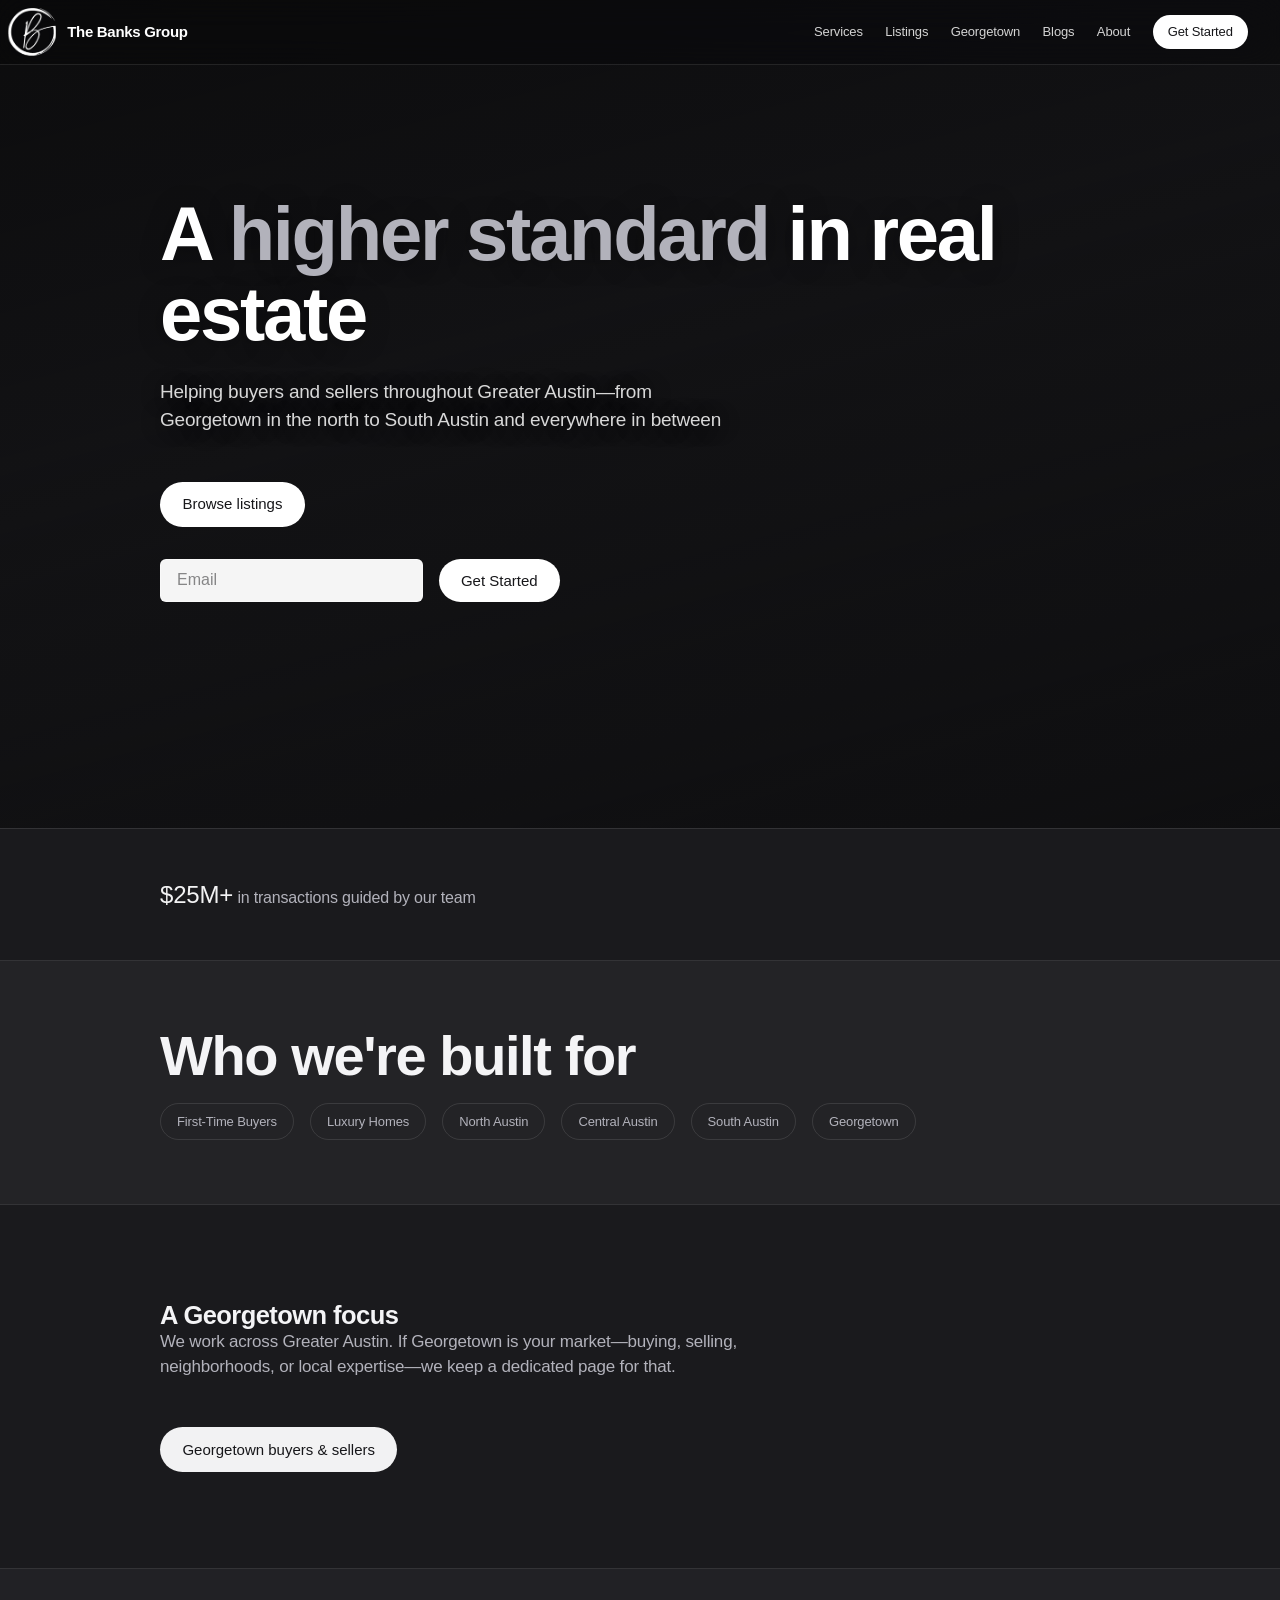
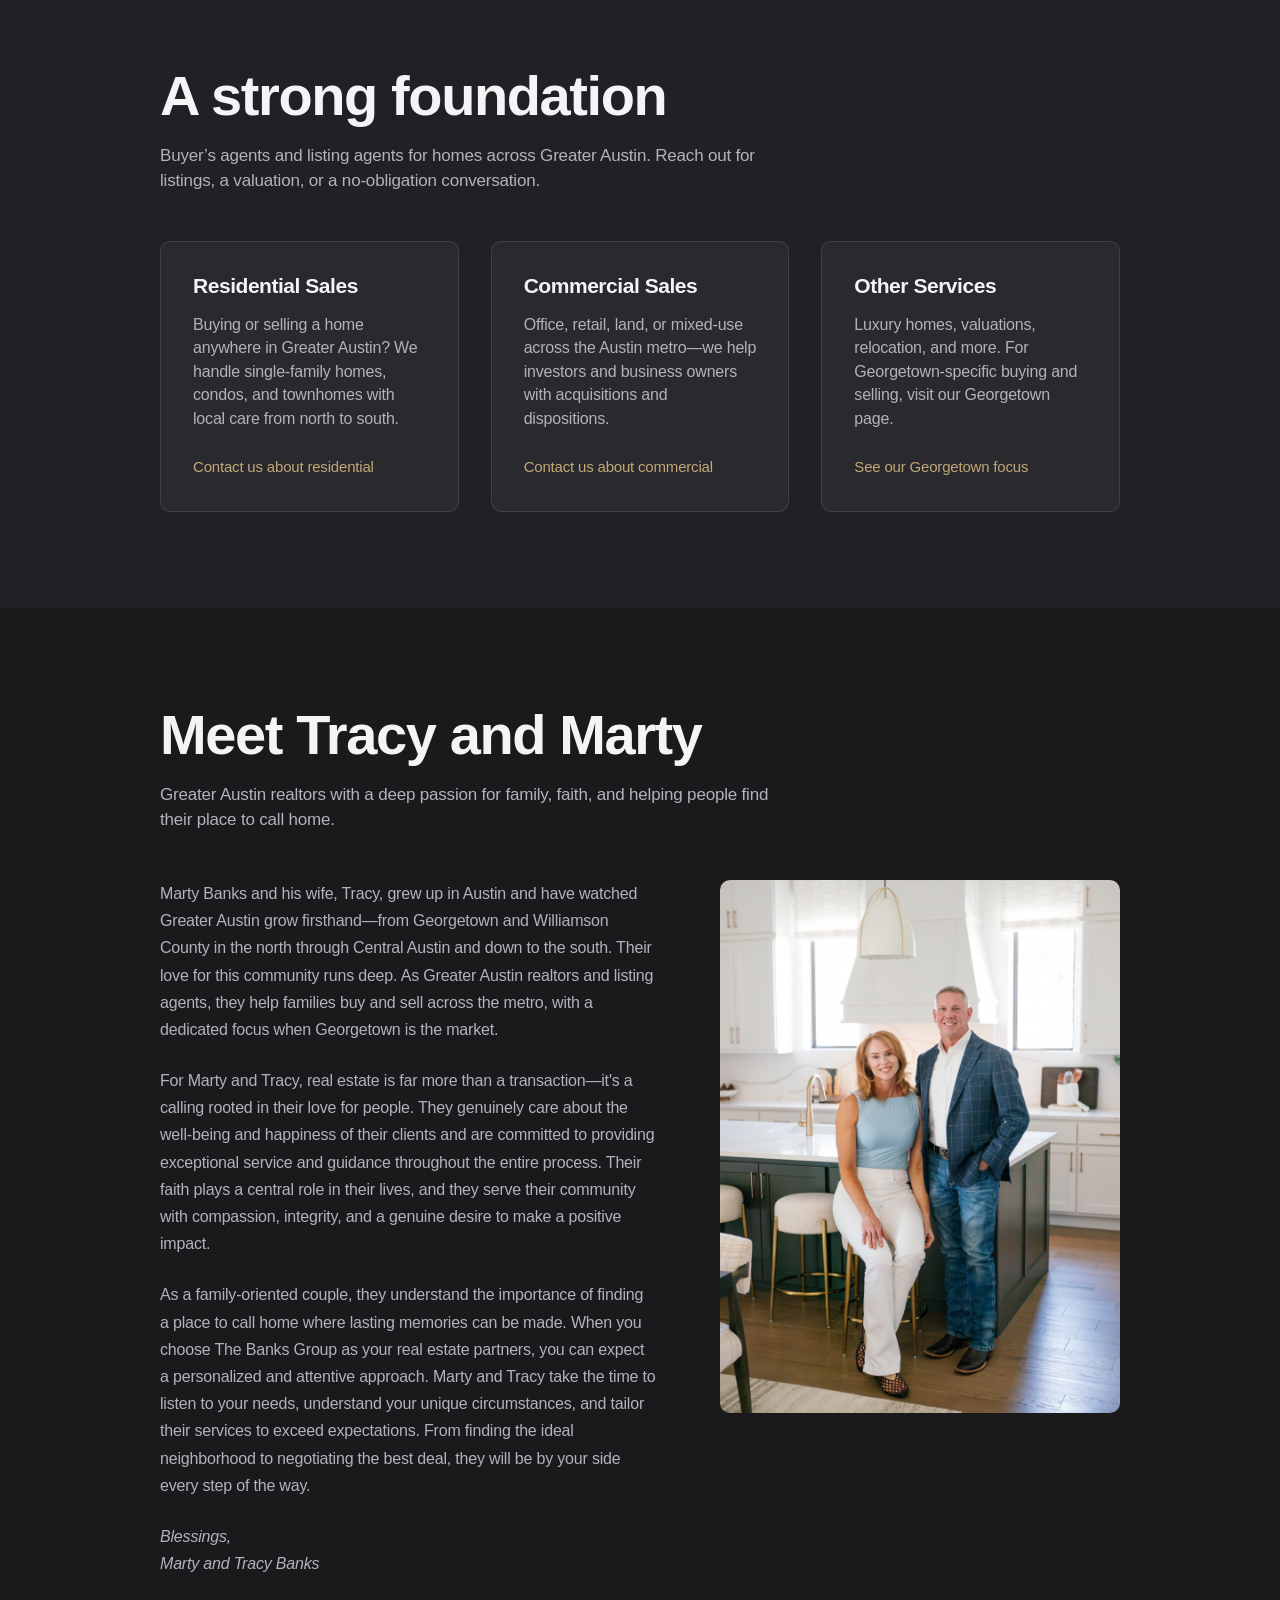
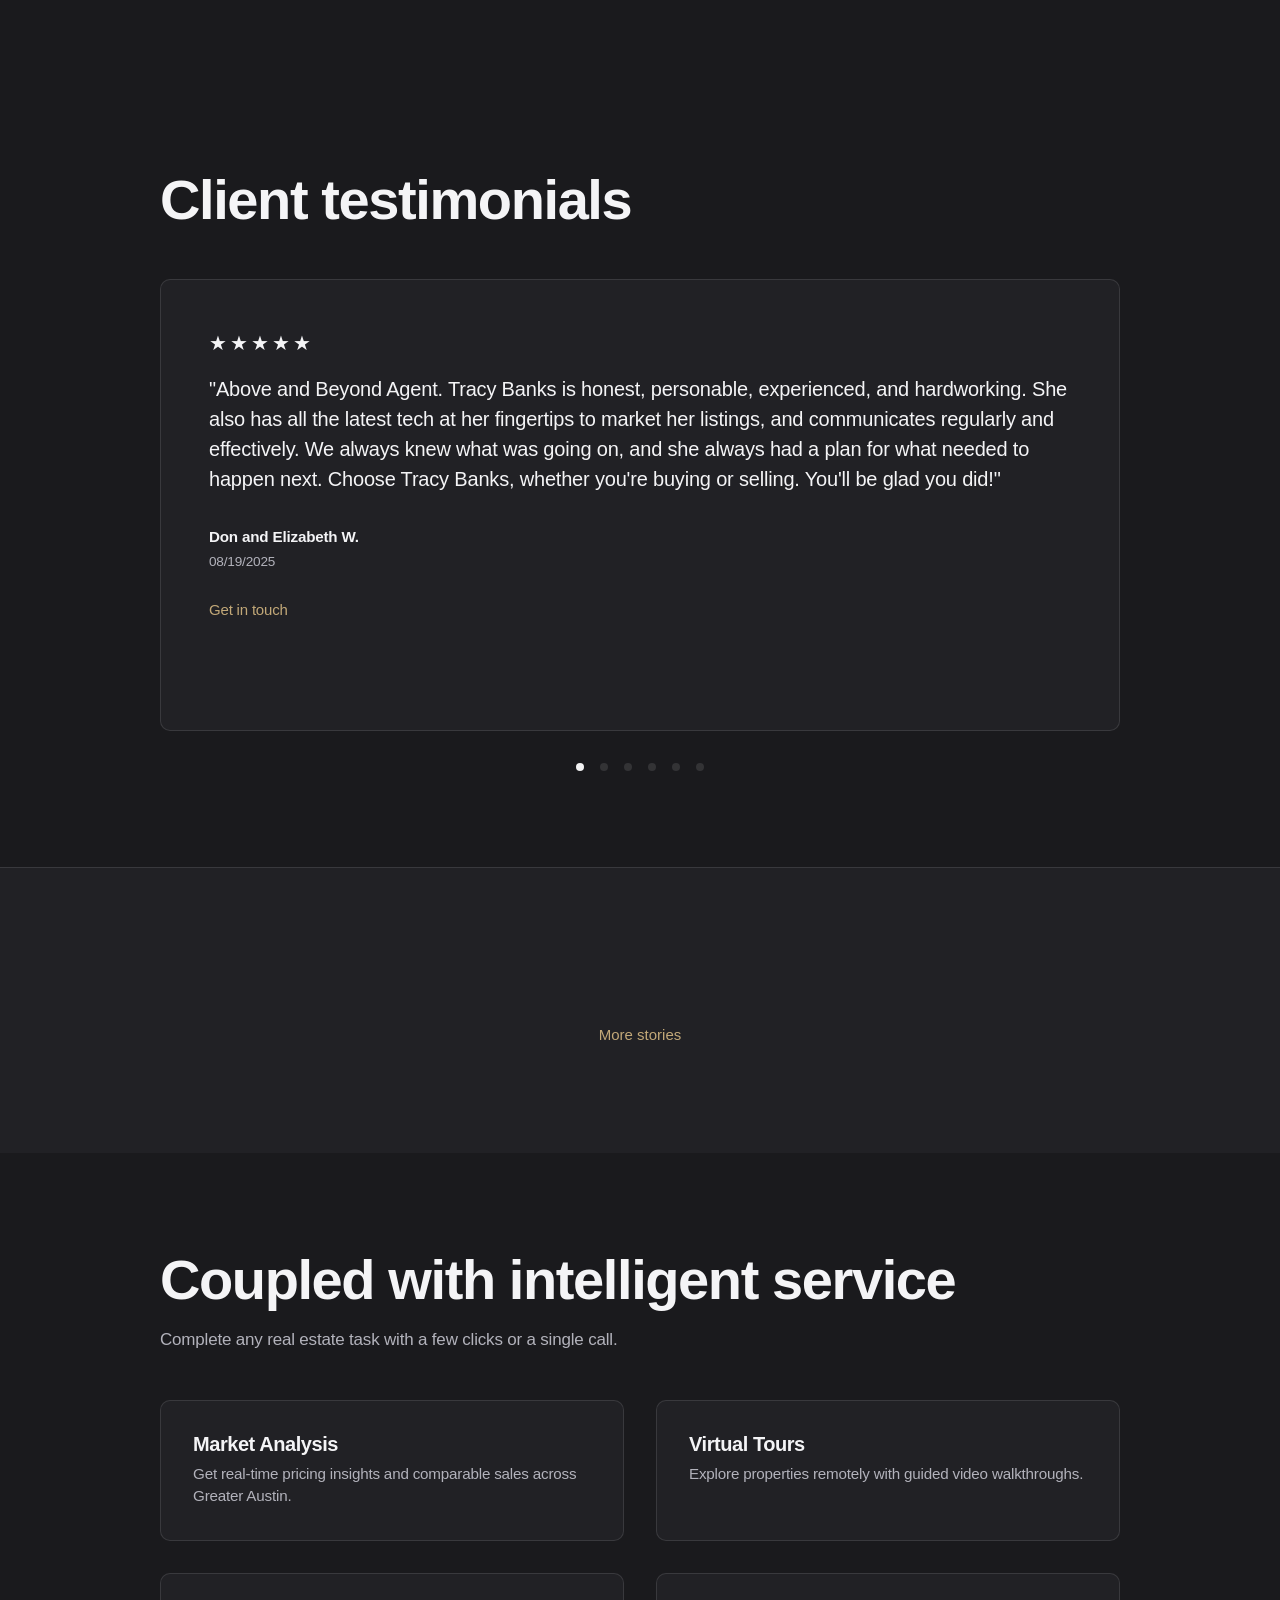
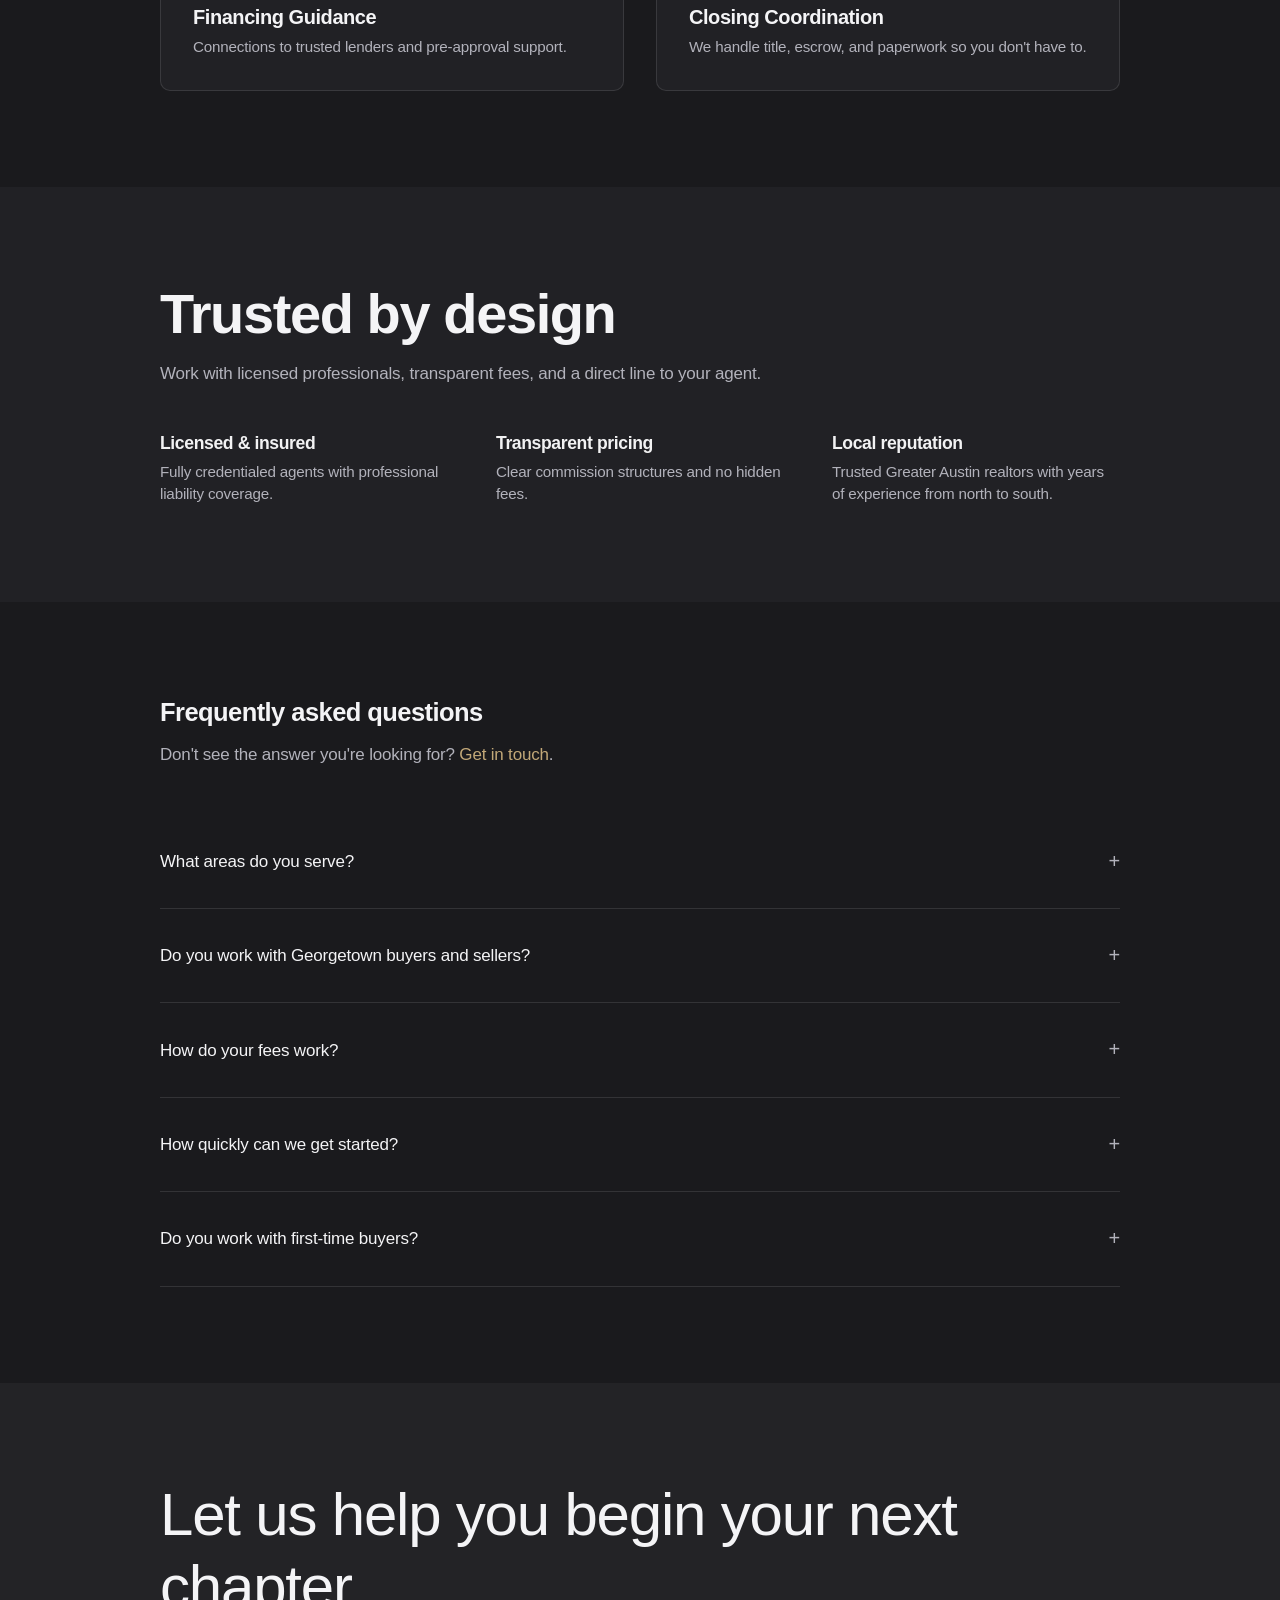
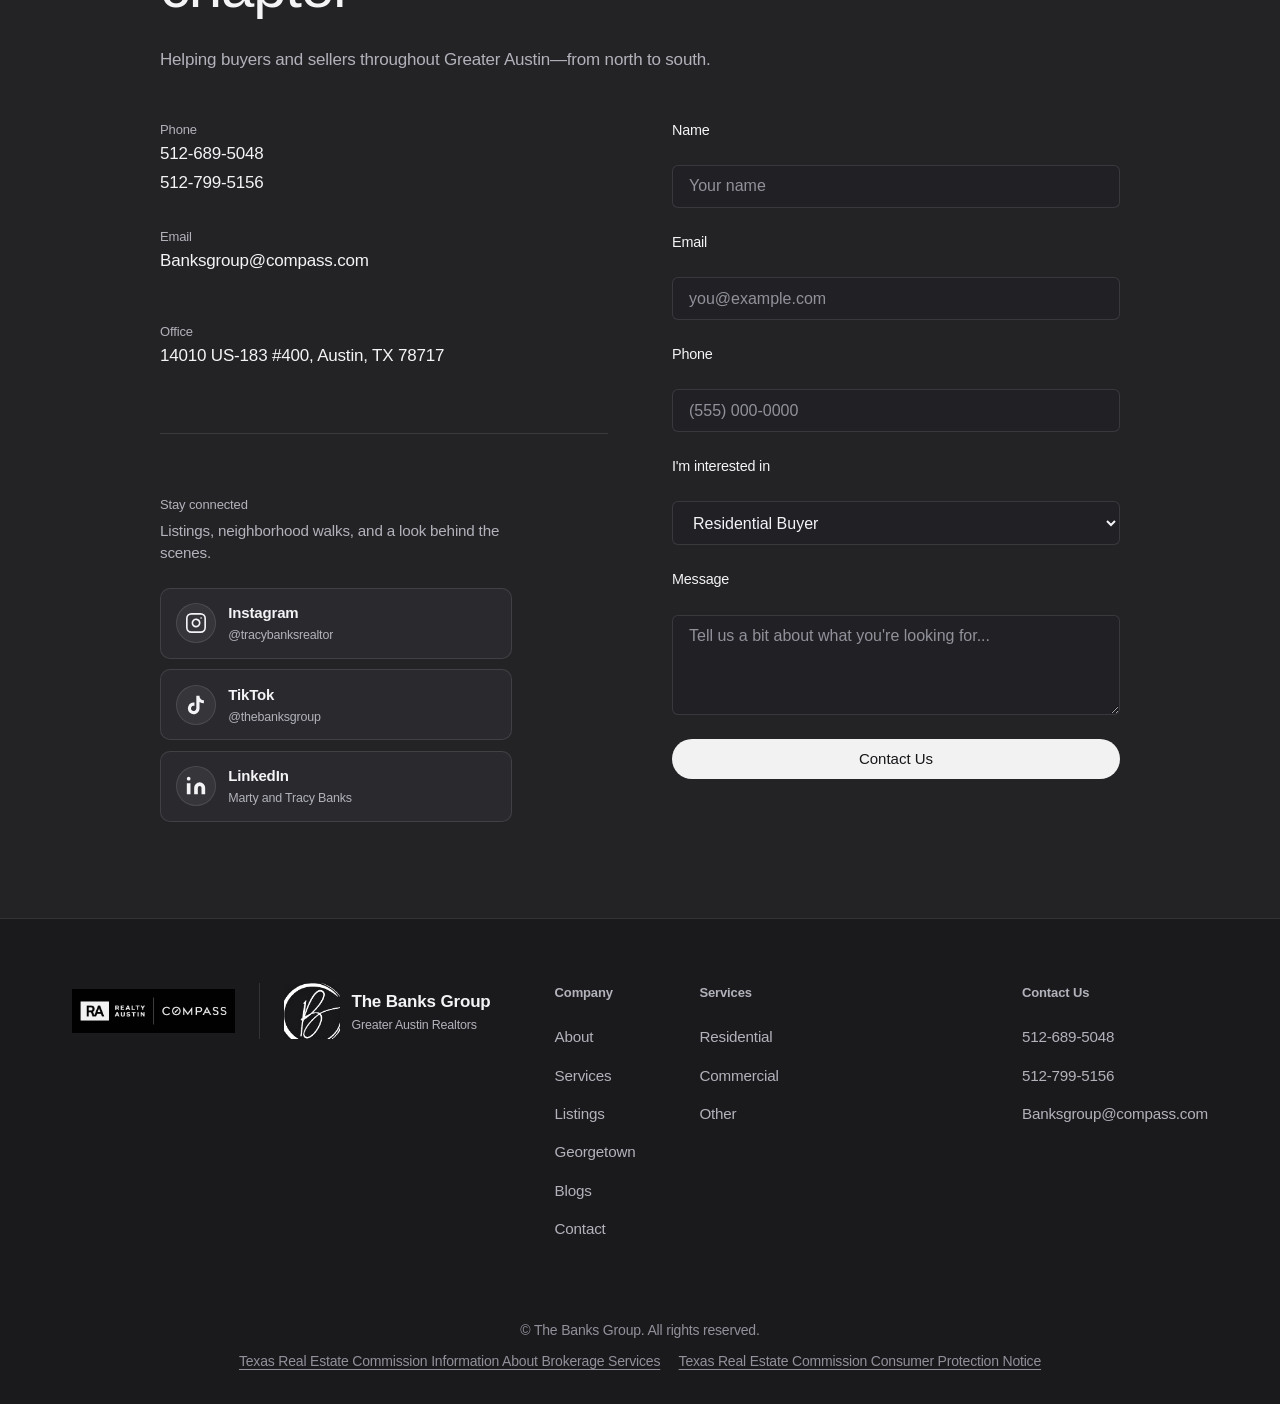
<file: real-estate-site/index.html>
<!DOCTYPE html>
<html lang="en">
<head>
  <meta charset="UTF-8">
  <meta name="viewport" content="width=device-width, initial-scale=1.0">
  <!-- Google tag (gtag.js) -->
  <script async src="https://www.googletagmanager.com/gtag/js?id=G-CGKRHRHH25"></script>
  <script>
    window.dataLayer = window.dataLayer || [];
    function gtag(){dataLayer.push(arguments);}
    gtag('js', new Date());
    gtag('config', 'G-CGKRHRHH25');
  </script>
  <title>The Banks Group | Greater Austin Realtors</title>
  <meta name="description" content="Greater Austin realtors helping buyers and sellers from Georgetown and North Austin to South Austin and throughout the metro.">
  <link rel="canonical" href="https://thebanks.group/">
  <meta property="og:title" content="The Banks Group | Greater Austin Realtors">
  <meta property="og:description" content="Helping buyers and sellers throughout Greater Austin—from north to south.">
  <meta property="og:type" content="website">
  <meta property="og:url" content="https://thebanks.group/">
  <script type="application/ld+json">
  {
    "@context": "https://schema.org",
    "@type": "RealEstateAgent",
    "name": "The Banks Group",
    "url": "https://thebanks.group/",
    "telephone": "+1-512-689-5048",
    "email": "Banksgroup@compass.com",
    "image": "https://thebanks.group/assets/images/marty-tracy-banks.jpg",
    "address": {
      "@type": "PostalAddress",
      "streetAddress": "14010 US-183 #400",
      "addressLocality": "Austin",
      "addressRegion": "TX",
      "postalCode": "78717"
    },
    "areaServed": [
      "Greater Austin",
      "Austin, TX",
      "North Austin",
      "Central Austin",
      "South Austin",
      "Georgetown, TX",
      "Round Rock, TX",
      "Leander, TX",
      "Liberty Hill, TX",
      "Williamson County"
    ],
    "description": "Helping buyers and sellers throughout Greater Austin—from Georgetown in the north to South Austin and everywhere in between."
  }
  </script>
  <link rel="stylesheet" href="styles.css?v=20260910j">
  <link rel="preload" href="assets/videos/austin-skyline.mp4" as="video" type="video/mp4">
</head>
<body class="home">
  <header class="header">
    <div class="container header-inner">
      <a href="index.html" class="logo logo-lockup">
        <span class="logo-crop">
          <img src="assets/images/logo.png" alt="" class="logo-img" width="1008" height="558">
        </span>
        <span class="logo-wordmark">The Banks Group</span>
      </a>
      <nav class="nav">
        <a href="#services">Services</a>
        <a href="listings.html">Listings</a>
        <a href="georgetown.html">Georgetown</a>
        <a href="blog.html">Blogs</a>
        <a href="#about">About</a>
        <a href="#contact" class="nav-cta">Get Started</a>
      </nav>
      <button class="menu-toggle" aria-label="Toggle menu" aria-expanded="false">
        <span></span><span></span><span></span>
      </button>
    </div>
  </header>

  <main>
    <section class="hero">
      <div class="hero-video-wrap" aria-hidden="true">
        <video class="hero-video" id="hero-video" autoplay muted loop playsinline preload="auto">
          <source src="assets/videos/austin-skyline.mp4" type="video/mp4">
        </video>
        <div class="hero-video-overlay"></div>
      </div>
      <div class="container hero-content">
        <h1>A <em>higher standard</em> in real estate</h1>
        <p class="hero-sub">Helping buyers and sellers throughout Greater Austin—from Georgetown in the north to South Austin and everywhere in between</p>
        <a href="listings.html" class="btn btn-primary hero-cta-link">Browse listings</a>
        <form class="hero-cta" id="hero-form">
          <input type="email" name="email" placeholder="Email" required aria-label="Email address">
          <button type="submit" class="btn btn-primary">Get Started</button>
        </form>
      </div>
    </section>

    <section class="stats" aria-label="Trust metrics">
      <div class="container">
        <p class="stats-line"><span class="stats-value" id="stats-value">—</span> in transactions guided by our team</p>
      </div>
    </section>

    <section class="industries" aria-label="Who we serve">
      <div class="container">
        <h2>Who we're built for</h2>
        <div class="industries-grid">
          <span class="industry-tag">First-Time Buyers</span>
          <span class="industry-tag">Luxury Homes</span>
          <span class="industry-tag">North Austin</span>
          <span class="industry-tag">Central Austin</span>
          <span class="industry-tag">South Austin</span>
          <span class="industry-tag">Georgetown</span>
        </div>
      </div>
    </section>

    <section class="focus-band" aria-label="Georgetown focus">
      <div class="container">
        <h2>A Georgetown focus</h2>
        <p class="section-intro">We work across Greater Austin. If Georgetown is your market—buying, selling, neighborhoods, or local expertise—we keep a dedicated page for that.</p>
        <a href="georgetown.html" class="btn btn-primary">Georgetown buyers &amp; sellers</a>
      </div>
    </section>

    <section id="services" class="foundation">
      <div class="container">
        <h2>A strong foundation</h2>
        <p class="section-intro">Buyer’s agents and listing agents for homes across Greater Austin. Reach out for listings, a valuation, or a no-obligation conversation.</p>
        <div class="foundation-grid">
          <article class="foundation-card">
            <h3>Residential Sales</h3>
            <p>Buying or selling a home anywhere in Greater Austin? We handle single-family homes, condos, and townhomes with local care from north to south.</p>
            <a href="#contact" class="card-link">Contact us about residential</a>
          </article>
          <article class="foundation-card">
            <h3>Commercial Sales</h3>
            <p>Office, retail, land, or mixed-use across the Austin metro—we help investors and business owners with acquisitions and dispositions.</p>
            <a href="#contact" class="card-link">Contact us about commercial</a>
          </article>
          <article class="foundation-card">
            <h3>Other Services</h3>
            <p>Luxury homes, valuations, relocation, and more. For Georgetown-specific buying and selling, visit our Georgetown page.</p>
            <a href="georgetown.html" class="card-link">See our Georgetown focus</a>
          </article>
        </div>
      </div>
    </section>

    <section id="about" class="amplified">
      <div class="container">
        <h2>Meet Tracy and Marty</h2>
        <p class="section-intro">Greater Austin realtors with a deep passion for family, faith, and helping people find their place to call home.</p>
        <div class="about-inner">
          <div class="about-bio">
            <p>Marty Banks and his wife, Tracy, grew up in Austin and have watched Greater Austin grow firsthand—from Georgetown and Williamson County in the north through Central Austin and down to the south. Their love for this community runs deep. As Greater Austin realtors and listing agents, they help families buy and sell across the metro, with a dedicated focus when Georgetown is the market.</p>
            <p>For Marty and Tracy, real estate is far more than a transaction—it's a calling rooted in their love for people. They genuinely care about the well-being and happiness of their clients and are committed to providing exceptional service and guidance throughout the entire process. Their faith plays a central role in their lives, and they serve their community with compassion, integrity, and a genuine desire to make a positive impact.</p>
            <p>As a family-oriented couple, they understand the importance of finding a place to call home where lasting memories can be made. When you choose The Banks Group as your real estate partners, you can expect a personalized and attentive approach. Marty and Tracy take the time to listen to your needs, understand your unique circumstances, and tailor their services to exceed expectations. From finding the ideal neighborhood to negotiating the best deal, they will be by your side every step of the way.</p>
            <p><em>Blessings,<br>Marty and Tracy Banks</em></p>
          </div>
          <div class="about-image-wrap">
            <img src="assets/images/marty-tracy-banks.jpg" alt="Marty and Tracy Banks of The Banks Group" width="900" height="1200" class="about-image">
          </div>
        </div>
      </div>
    </section>

    <section class="testimonials" aria-label="Client testimonials">
      <div class="container">
        <h2>Client testimonials</h2>
        <div class="testimonials-carousel">
          <div class="testimonial-track">
            <blockquote class="testimonial-card">
              <p class="testimonial-stars" aria-hidden="true">★★★★★</p>
              <p>"Above and Beyond Agent. Tracy Banks is honest, personable, experienced, and hardworking. She also has all the latest tech at her fingertips to market her listings, and communicates regularly and effectively. We always knew what was going on, and she always had a plan for what needed to happen next. Choose Tracy Banks, whether you're buying or selling. You'll be glad you did!"</p>
              <footer>
                <strong>Don and Elizabeth W.</strong>
                <span>08/19/2025</span>
              </footer>
              <a href="#contact" class="read-story">Get in touch</a>
            </blockquote>
            <blockquote class="testimonial-card">
              <p class="testimonial-stars" aria-hidden="true">★★★★★</p>
              <p>"Amazing Agent and even MORE amazing people! Tracy and Marty are THE.BEST! They know their stuff and they don't mess around! They get the job done and make you feel like you are their only client. They know the market and make sure to get you the best deal they can! If you're debating on who to use to buy or sell a house, STOP LOOKING! You found the best right here!"</p>
              <footer>
                <strong>Natalie T.</strong>
                <span>03/21/2025</span>
              </footer>
              <a href="#contact" class="read-story">Get in touch</a>
            </blockquote>
            <blockquote class="testimonial-card">
              <p class="testimonial-stars" aria-hidden="true">★★★★★</p>
              <p>"Went above and beyond. This was our second time working with Tracy, and she is so enjoyable, and amazing to work with. She is very attentive and pays attention to details. She remembered everything we said we liked or disliked in every home she showed us, which helped narrow it down to finding our lovely home. Tracy is quick to respond, and always had the answers to our questions. I would highly recommend her to anyone who is looking at buying a home!"</p>
              <footer>
                <strong>Krystal W.</strong>
                <span>02/28/2025</span>
              </footer>
              <a href="#contact" class="read-story">Get in touch</a>
            </blockquote>
            <blockquote class="testimonial-card">
              <p class="testimonial-stars" aria-hidden="true">★★★★★</p>
              <p>"Dreams do come true. There was a home that we had fallen in love with as I was looking to start a career and my wife and I were looking to move back home from our college town. The house had gone off the market for a month or so. Tracy and Marty didn't give up—they found the seller and discovered the house was only off market for repairs. From there, they guided us every step of the way. If I had chosen anyone else, I would quite literally not be where I am today. Would recommend to ANYONE!"</p>
              <footer>
                <strong>Ryan P.</strong>
                <span>05/15/2024</span>
              </footer>
              <a href="#contact" class="read-story">Get in touch</a>
            </blockquote>
            <blockquote class="testimonial-card">
              <p class="testimonial-stars" aria-hidden="true">★★★★★</p>
              <p>"Found us our DREAM HOME and the BEST to work with! Tracy and Marty are the BEST! We were first time home buyers and had a lot of questions. They are both super knowledgeable, patient, and were upfront with everything to educate us on the buying process. As far as finding the right home, we LITERALLY would not have found it without them! Tracy insisted we 'pop in for a Quick Look' at a property that wasn't on our list… sure enough this was the house we ended up buying!"</p>
              <footer>
                <strong>Brian and Icey V.</strong>
                <span>09/09/2023</span>
              </footer>
              <a href="#contact" class="read-story">Get in touch</a>
            </blockquote>
            <blockquote class="testimonial-card">
              <p class="testimonial-stars" aria-hidden="true">★★★★★</p>
              <p>"Highly recommended. Tracy and Marty sold my parents' house after the death of my father. They thoroughly explained the sale process, suggested minimum repairs to make the biggest sales impact, and Tracy helped with Facebook Marketplace postings for 20+ items to sell. Marty helped with power washing the driveway, sidewalk and stonework. The house sold in 2 days on the market at full listing price and closed in 30 days. We could not have been more pleased with the process."</p>
              <footer>
                <strong>Tim T.</strong>
                <span>08/28/2023</span>
              </footer>
              <a href="#contact" class="read-story">Get in touch</a>
            </blockquote>
          </div>
        </div>
        <div class="carousel-dots" aria-label="Testimonial navigation">
          <button type="button" class="dot active" aria-label="Testimonial 1" data-index="0"></button>
          <button type="button" class="dot" aria-label="Testimonial 2" data-index="1"></button>
          <button type="button" class="dot" aria-label="Testimonial 3" data-index="2"></button>
          <button type="button" class="dot" aria-label="Testimonial 4" data-index="3"></button>
          <button type="button" class="dot" aria-label="Testimonial 5" data-index="4"></button>
          <button type="button" class="dot" aria-label="Testimonial 6" data-index="5"></button>
        </div>
      </div>
    </section>

    <section class="blog-preview" aria-label="Latest blog posts">
      <div class="container">
        <div class="blog-carousel-wrap">
          <div class="blog-carousel" id="blog-carousel" aria-label="Scroll through blog posts"></div>
        </div>
        <div class="blog-preview-footer">
          <a href="blog.html" class="blog-more-stories">More stories</a>
        </div>
      </div>
    </section>

    <section class="tools">
      <div class="container">
        <h2>Coupled with intelligent service</h2>
        <p class="section-intro">Complete any real estate task with a few clicks or a single call.</p>
        <div class="tools-grid">
          <div class="tool-card">
            <h3>Market Analysis</h3>
            <p>Get real-time pricing insights and comparable sales across Greater Austin.</p>
          </div>
          <div class="tool-card">
            <h3>Virtual Tours</h3>
            <p>Explore properties remotely with guided video walkthroughs.</p>
          </div>
          <div class="tool-card">
            <h3>Financing Guidance</h3>
            <p>Connections to trusted lenders and pre-approval support.</p>
          </div>
          <div class="tool-card">
            <h3>Closing Coordination</h3>
            <p>We handle title, escrow, and paperwork so you don't have to.</p>
          </div>
        </div>
      </div>
    </section>

    <section class="secure">
      <div class="container">
        <h2>Trusted by design</h2>
        <p class="section-intro">Work with licensed professionals, transparent fees, and a direct line to your agent.</p>
        <div class="secure-grid">
          <div class="secure-item">
            <h3>Licensed & insured</h3>
            <p>Fully credentialed agents with professional liability coverage.</p>
          </div>
          <div class="secure-item">
            <h3>Transparent pricing</h3>
            <p>Clear commission structures and no hidden fees.</p>
          </div>
          <div class="secure-item">
            <h3>Local reputation</h3>
            <p>Trusted Greater Austin realtors with years of experience from north to south.</p>
          </div>
        </div>
      </div>
    </section>

    <section class="faq">
      <div class="container">
        <h2>Frequently asked questions</h2>
        <p class="section-intro">Don't see the answer you're looking for? <a href="#contact">Get in touch</a>.</p>
        <div class="faq-list">
          <details class="faq-item">
            <summary>What areas do you serve?</summary>
            <p>We serve Greater Austin from north to south—including Georgetown, Round Rock, Leander, Liberty Hill, North Austin, Central Austin, South Austin, and nearby communities. Contact us to confirm coverage for your neighborhood.</p>
          </details>
          <details class="faq-item">
            <summary>Do you work with Georgetown buyers and sellers?</summary>
            <p>Yes. Georgetown is a focus, not a limit. See our <a href="georgetown.html">Georgetown page</a> for neighborhoods, buying, selling, and local market expertise—and know we still represent clients throughout Greater Austin.</p>
          </details>
          <details class="faq-item">
            <summary>How do your fees work?</summary>
            <p>We believe in keeping real estate fees simple and transparent. All commissions and fees are negotiable and may vary by transaction, and we’ll clearly explain your options and any costs before you make a commitment.</p>
          </details>
          <details class="faq-item">
            <summary>How quickly can we get started?</summary>
            <p>Most clients are able to begin within 24–48 hours. We can schedule a call or meeting at your convenience.</p>
          </details>
          <details class="faq-item">
            <summary>Do you work with first-time buyers?</summary>
            <p>Yes. We specialize in guiding first-time buyers through the entire process—from pre-approval to keys in hand.</p>
          </details>
        </div>
      </div>
    </section>

    <section id="contact" class="apply" aria-label="Contact">
      <div class="container">
        <h2>Let us help you begin your next chapter</h2>
        <p class="section-intro">Helping buyers and sellers throughout Greater Austin—from north to south.</p>
        <div class="apply-inner">
          <div class="contact-info">
            <div class="contact-details">
              <div class="contact-item">
                <span class="contact-label">Phone</span>
                <span class="contact-value contact-phone-numbers">
                  <a href="tel:+15126895048">512-689-5048</a>
                  <a href="tel:+15127995156">512-799-5156</a>
                </span>
              </div>
              <a href="mailto:Banksgroup@compass.com" class="contact-item">
                <span class="contact-label">Email</span>
                <span class="contact-value">Banksgroup@compass.com</span>
              </a>
              <p class="contact-item">
                <span class="contact-label">Office</span>
                <span class="contact-value">14010 US-183 #400, Austin, TX 78717</span>
              </p>
            </div>
            <div class="social-links">
              <p class="contact-label">Stay connected</p>
              <p class="social-lead">Listings, neighborhood walks, and a look behind the scenes.</p>
              <div class="social-row">
                <a href="https://www.instagram.com/tracybanksrealtor/" target="_blank" rel="noopener noreferrer" class="social-card" aria-label="Follow @tracybanksrealtor on Instagram">
                  <span class="social-icon-wrap" aria-hidden="true">
                    <svg class="social-icon" xmlns="http://www.w3.org/2000/svg" width="22" height="22" viewBox="0 0 24 24" fill="none" stroke="currentColor" stroke-width="1.8" stroke-linecap="round" stroke-linejoin="round">
                      <rect width="20" height="20" x="2" y="2" rx="5" ry="5"/>
                      <path d="M16 11.37A4 4 0 1 1 12.63 8 4 4 0 0 1 16 11.37z"/>
                      <line x1="17.5" x2="17.51" y1="6.5" y2="6.5"/>
                    </svg>
                  </span>
                  <span class="social-card-copy">
                    <span class="social-card-name">Instagram</span>
                    <span class="social-card-handle">@tracybanksrealtor</span>
                  </span>
                </a>
                <a href="https://www.tiktok.com/@thebanksgroup" target="_blank" rel="noopener noreferrer" class="social-card" aria-label="Follow @thebanksgroup on TikTok">
                  <span class="social-icon-wrap" aria-hidden="true">
                    <svg class="social-icon" xmlns="http://www.w3.org/2000/svg" width="22" height="22" viewBox="0 0 24 24" fill="currentColor">
                      <path d="M19.59 6.69a4.83 4.83 0 0 1-3.77-4.25V2h-3.45v13.67a2.89 2.89 0 0 1-5.2 1.74 2.89 2.89 0 0 1 2.31-4.64 2.93 2.93 0 0 1 .88.13V9.4a6.84 6.84 0 0 0-1-.05A6.33 6.33 0 0 0 5 20.1a6.34 6.34 0 0 0 10.86-4.43v-7a8.16 8.16 0 0 0 4.77 1.52v-3.4a4.85 4.85 0 0 1-1-.1z"/>
                    </svg>
                  </span>
                  <span class="social-card-copy">
                    <span class="social-card-name">TikTok</span>
                    <span class="social-card-handle">@thebanksgroup</span>
                  </span>
                </a>
                <a href="https://www.linkedin.com/in/marty-and-tracy-banks-5430973a1/" target="_blank" rel="noopener noreferrer" class="social-card" aria-label="Connect with Marty and Tracy Banks on LinkedIn">
                  <span class="social-icon-wrap" aria-hidden="true">
                    <svg class="social-icon" xmlns="http://www.w3.org/2000/svg" width="22" height="22" viewBox="0 0 24 24" fill="currentColor">
                      <path d="M16 8a6 6 0 0 1 6 6v7h-4v-7a2 2 0 0 0-4 0v7h-4v-7a6 6 0 0 1 6-6z"/>
                      <rect width="4" height="12" x="2" y="9"/>
                      <circle cx="4" cy="4" r="2"/>
                    </svg>
                  </span>
                  <span class="social-card-copy">
                    <span class="social-card-name">LinkedIn</span>
                    <span class="social-card-handle">Marty and Tracy Banks</span>
                  </span>
                </a>
              </div>
            </div>
          </div>
          <!-- Recipients: add Banksgroup@compass.com in Formspree → form settings → notifications -->
          <form class="contact-form" id="contact-form" action="https://formspree.io/f/mjgpwdjj" method="POST">
            <label for="name">Name</label>
            <input type="text" id="name" name="name" required placeholder="Your name">
            <label for="email">Email</label>
            <input type="email" id="email" name="email" required placeholder="you@example.com">
            <label for="phone">Phone</label>
            <input type="tel" id="phone" name="phone" placeholder="(555) 000-0000">
            <label for="interest">I'm interested in</label>
            <select id="interest" name="interest">
              <option value="Residential Buyer">Residential Buyer</option>
              <option value="Residential Seller">Residential Seller</option>
              <option value="Georgetown Buyer">Georgetown Buyer</option>
              <option value="Georgetown Seller">Georgetown Seller</option>
              <option value="Commercial Buyer">Commercial Buyer</option>
              <option value="Commercial Seller">Commercial Seller</option>
              <option value="Market Analysis">Market Analysis</option>
              <option value="Other Services">Other Services</option>
            </select>
            <label for="message">Message</label>
            <textarea id="message" name="message" rows="4" placeholder="Tell us a bit about what you're looking for..." aria-label="Message"></textarea>
            <button type="submit" class="btn btn-primary btn-full">Contact Us</button>
          </form>
        </div>
      </div>
    </section>
  </main>

  <footer class="footer">
    <div class="container footer-inner">
      <div class="footer-brand">
        <div class="footer-brand-lockup">
          <img src="assets/images/realty-austin-compass.png" alt="Realty Austin and Compass" class="footer-compass-logo" width="1024" height="276" loading="lazy">
          <div class="footer-brand-identity">
            <a href="index.html" class="footer-logo-link">
              <span class="logo-crop logo-crop--footer">
                <img src="assets/images/logo.png" alt="" class="logo-img" width="1008" height="558" loading="lazy">
              </span>
            </a>
            <div class="footer-brand-copy">
              <p class="footer-brand-name">The Banks Group</p>
              <p class="footer-tagline">Greater Austin Realtors</p>
            </div>
          </div>
        </div>
      </div>
      <nav class="footer-nav">
        <div class="footer-col">
          <span class="footer-col-title">Company</span>
          <a href="#about">About</a>
          <a href="#services">Services</a>
          <a href="listings.html">Listings</a>
          <a href="georgetown.html">Georgetown</a>
          <a href="blog.html">Blogs</a>
          <a href="#contact">Contact</a>
        </div>
        <div class="footer-col">
          <span class="footer-col-title">Services</span>
          <a href="#contact">Residential</a>
          <a href="#contact">Commercial</a>
          <a href="#contact">Other</a>
        </div>
      </nav>
      <div class="footer-col footer-contact">
        <span class="footer-col-title">Contact Us</span>
        <a href="tel:+15126895048">512-689-5048</a>
        <a href="tel:+15127995156">512-799-5156</a>
        <a href="mailto:Banksgroup@compass.com">Banksgroup@compass.com</a>
      </div>
    </div>
    <p class="footer-legal">© The Banks Group. All rights reserved.
      <span class="footer-legal-links">
        <a href="assets/docs/iabs.pdf" target="_blank" rel="noopener noreferrer">Texas Real Estate Commission Information About Brokerage Services</a>
        <a href="https://www.trec.texas.gov/sites/default/files/pdf-forms/CN%201-5_0.pdf" target="_blank" rel="noopener noreferrer">Texas Real Estate Commission Consumer Protection Notice</a>
      </span>
    </p>
  </footer>

  <script src="blogs.js?v=20261018b"></script>
  <script src="script.js?v=20260817"></script>
</body>
</html>
</file>
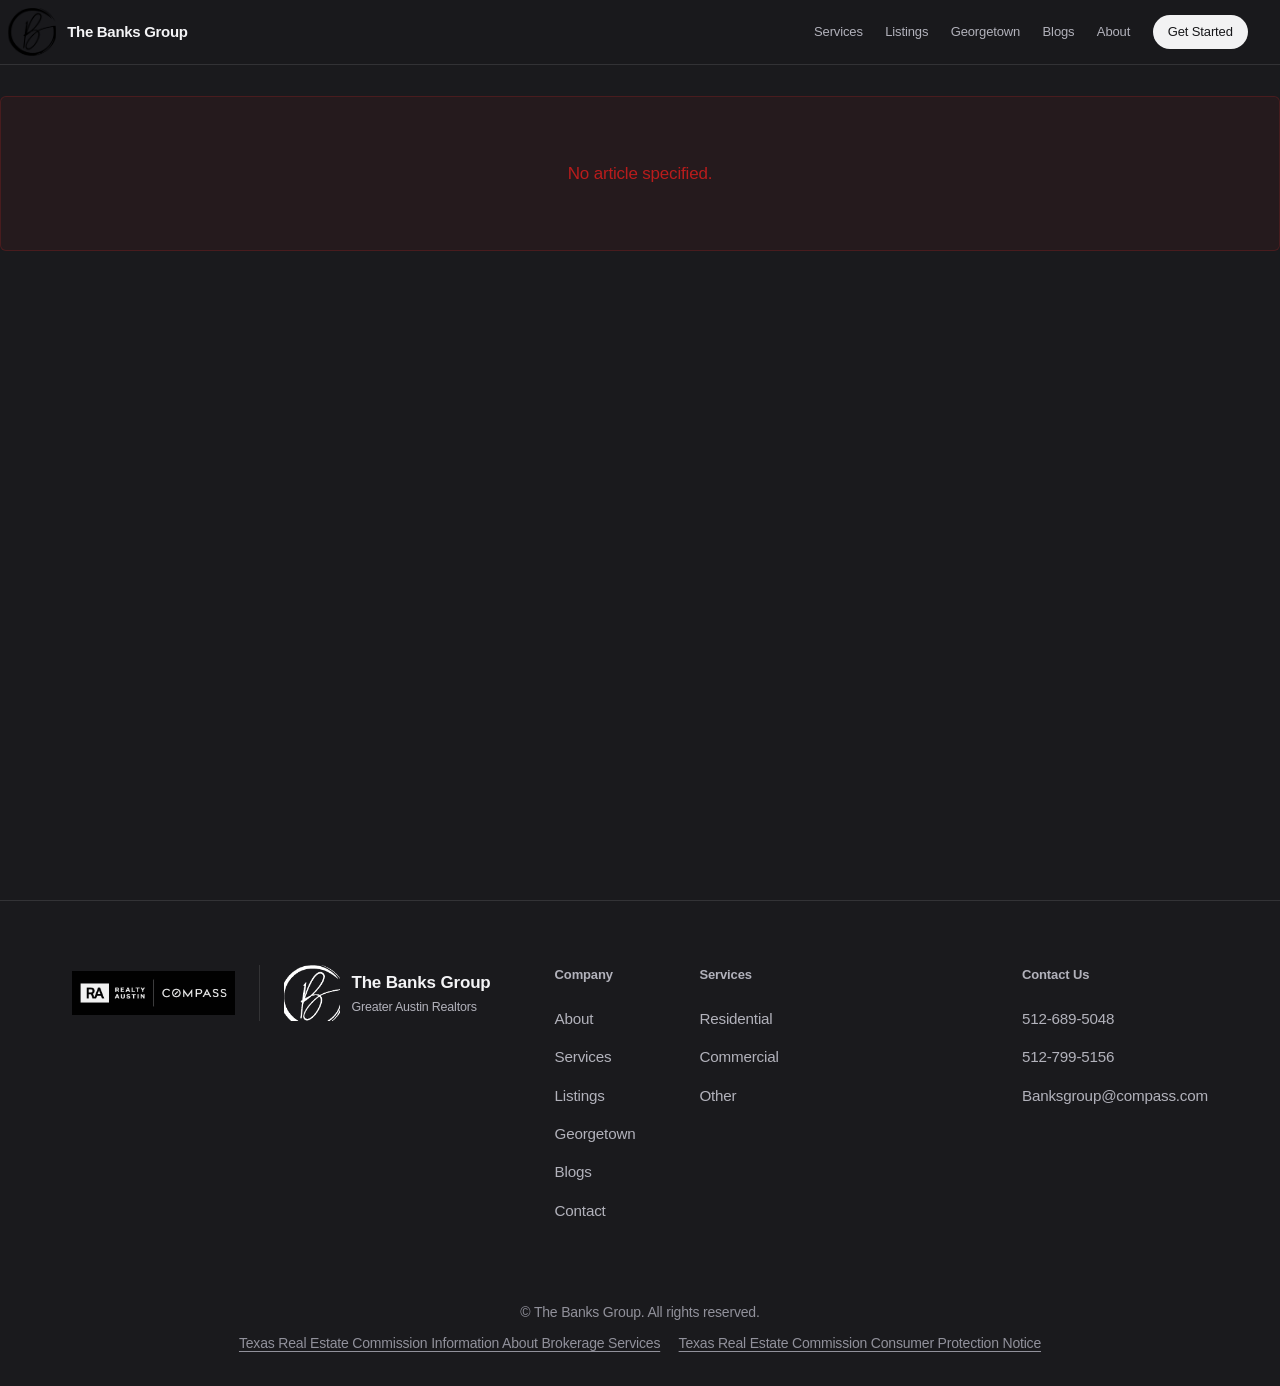
<file: real-estate-site/blog-detail.html>
<!DOCTYPE html>
<html lang="en">
<head>
  <meta charset="UTF-8">
  <meta name="viewport" content="width=device-width, initial-scale=1.0">
  <!-- Google tag (gtag.js) -->
  <script async src="https://www.googletagmanager.com/gtag/js?id=G-CGKRHRHH25"></script>
  <script>
    window.dataLayer = window.dataLayer || [];
    function gtag(){dataLayer.push(arguments);}
    gtag('js', new Date());
    gtag('config', 'G-CGKRHRHH25');
  </script>
  <title>Article | The Banks Group | Greater Austin Realtors</title>
  <meta name="description" content="Real estate insights from The Banks Group, Greater Austin realtors serving buyers and sellers from north to south.">
  <link rel="stylesheet" href="styles.css?v=20260910f">
  <link rel="stylesheet" href="blog.css?v=20260825b">
</head>
<body>
  <header class="header">
    <div class="container header-inner">
      <a href="index.html" class="logo logo-lockup">
        <span class="logo-crop">
          <img src="assets/images/logo.png" alt="" class="logo-img" width="1008" height="558">
        </span>
        <span class="logo-wordmark">The Banks Group</span>
      </a>
      <nav class="nav">
        <a href="index.html#services">Services</a>
        <a href="listings.html">Listings</a>
        <a href="georgetown.html">Georgetown</a>
        <a href="blog.html">Blogs</a>
        <a href="index.html#about">About</a>
        <a href="index.html#contact" class="nav-cta">Get Started</a>
      </nav>
      <button class="menu-toggle" aria-label="Toggle menu" aria-expanded="false">
        <span></span><span></span><span></span>
      </button>
    </div>
  </header>

  <main class="blog-detail-main">
    <div id="blog-loading" class="blog-loading" aria-live="polite">Loading article…</div>
    <div id="blog-error" class="blog-detail-error blog-error" role="alert" hidden></div>
    <article id="blog-detail" class="blog-detail" hidden></article>
  </main>

  <footer class="footer">
    <div class="container footer-inner">
      <div class="footer-brand">
        <div class="footer-brand-lockup">
          <img src="assets/images/realty-austin-compass.png" alt="Realty Austin and Compass" class="footer-compass-logo" width="1024" height="276" loading="lazy">
          <div class="footer-brand-identity">
            <a href="index.html" class="footer-logo-link">
              <span class="logo-crop logo-crop--footer">
                <img src="assets/images/logo.png" alt="" class="logo-img" width="1008" height="558" loading="lazy">
              </span>
            </a>
            <div class="footer-brand-copy">
              <p class="footer-brand-name">The Banks Group</p>
              <p class="footer-tagline">Greater Austin Realtors</p>
            </div>
          </div>
        </div>
      </div>
      <nav class="footer-nav">
        <div class="footer-col">
          <span class="footer-col-title">Company</span>
          <a href="index.html#about">About</a>
          <a href="index.html#services">Services</a>
          <a href="listings.html">Listings</a>
          <a href="georgetown.html">Georgetown</a>
          <a href="blog.html">Blogs</a>
          <a href="index.html#contact">Contact</a>
        </div>
        <div class="footer-col">
          <span class="footer-col-title">Services</span>
          <a href="index.html#contact">Residential</a>
          <a href="index.html#contact">Commercial</a>
          <a href="index.html#contact">Other</a>
        </div>
      </nav>
      <div class="footer-col footer-contact">
        <span class="footer-col-title">Contact Us</span>
        <a href="tel:+15126895048">512-689-5048</a>
        <a href="tel:+15127995156">512-799-5156</a>
        <a href="mailto:Banksgroup@compass.com">Banksgroup@compass.com</a>
      </div>
    </div>
    <p class="footer-legal">© The Banks Group. All rights reserved.
      <span class="footer-legal-links">
        <a href="assets/docs/iabs.pdf" target="_blank" rel="noopener noreferrer">Texas Real Estate Commission Information About Brokerage Services</a>
        <a href="https://www.trec.texas.gov/sites/default/files/pdf-forms/CN%201-5_0.pdf" target="_blank" rel="noopener noreferrer">Texas Real Estate Commission Consumer Protection Notice</a>
      </span>
    </p>
  </footer>

  <script src="blogs.js?v=20261018b"></script>
  <script src="script.js"></script>
  <script>
    (function () {
      'use strict';
      var params = new URLSearchParams(window.location.search);
      var id = params.get('id');
      var loading = document.getElementById('blog-loading');
      var error = document.getElementById('blog-error');
      var detail = document.getElementById('blog-detail');

      function showError(msg) {
        if (loading) loading.hidden = true;
        if (detail) detail.hidden = true;
        if (error) {
          error.textContent = msg;
          error.hidden = false;
        }
      }

      if (!id) {
        showError('No article specified.');
        return;
      }

      loadBlogs()
        .then(function () {
          var blog = getBlogById(id);
          if (!blog) {
            showError('Article not found.');
            return;
          }
          if (loading) loading.hidden = true;
          detail.innerHTML = renderBlogDetail(blog);
          detail.hidden = false;
          document.title = blog.title + ' | The Banks Group';
        })
        .catch(function () {
          showError('Unable to load this article.');
        });
    })();
  </script>
</body>
</html>
</file>
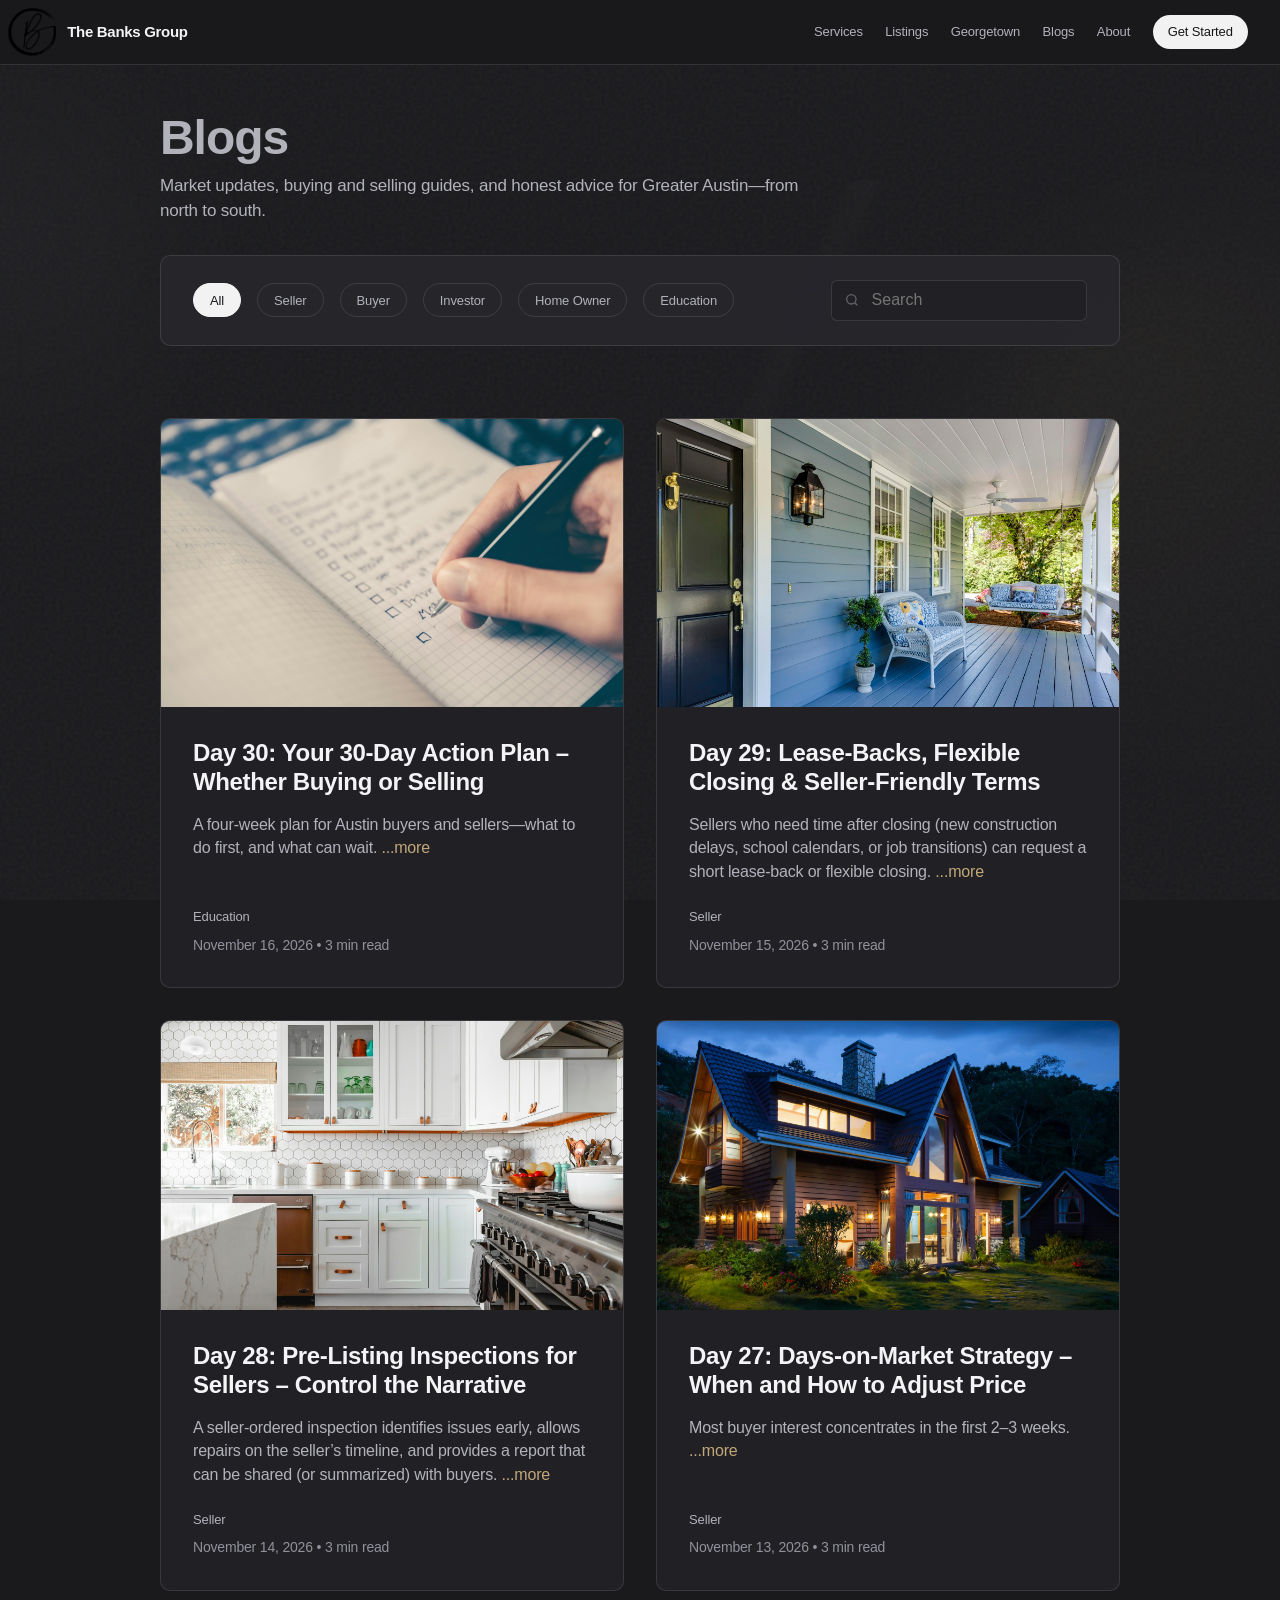
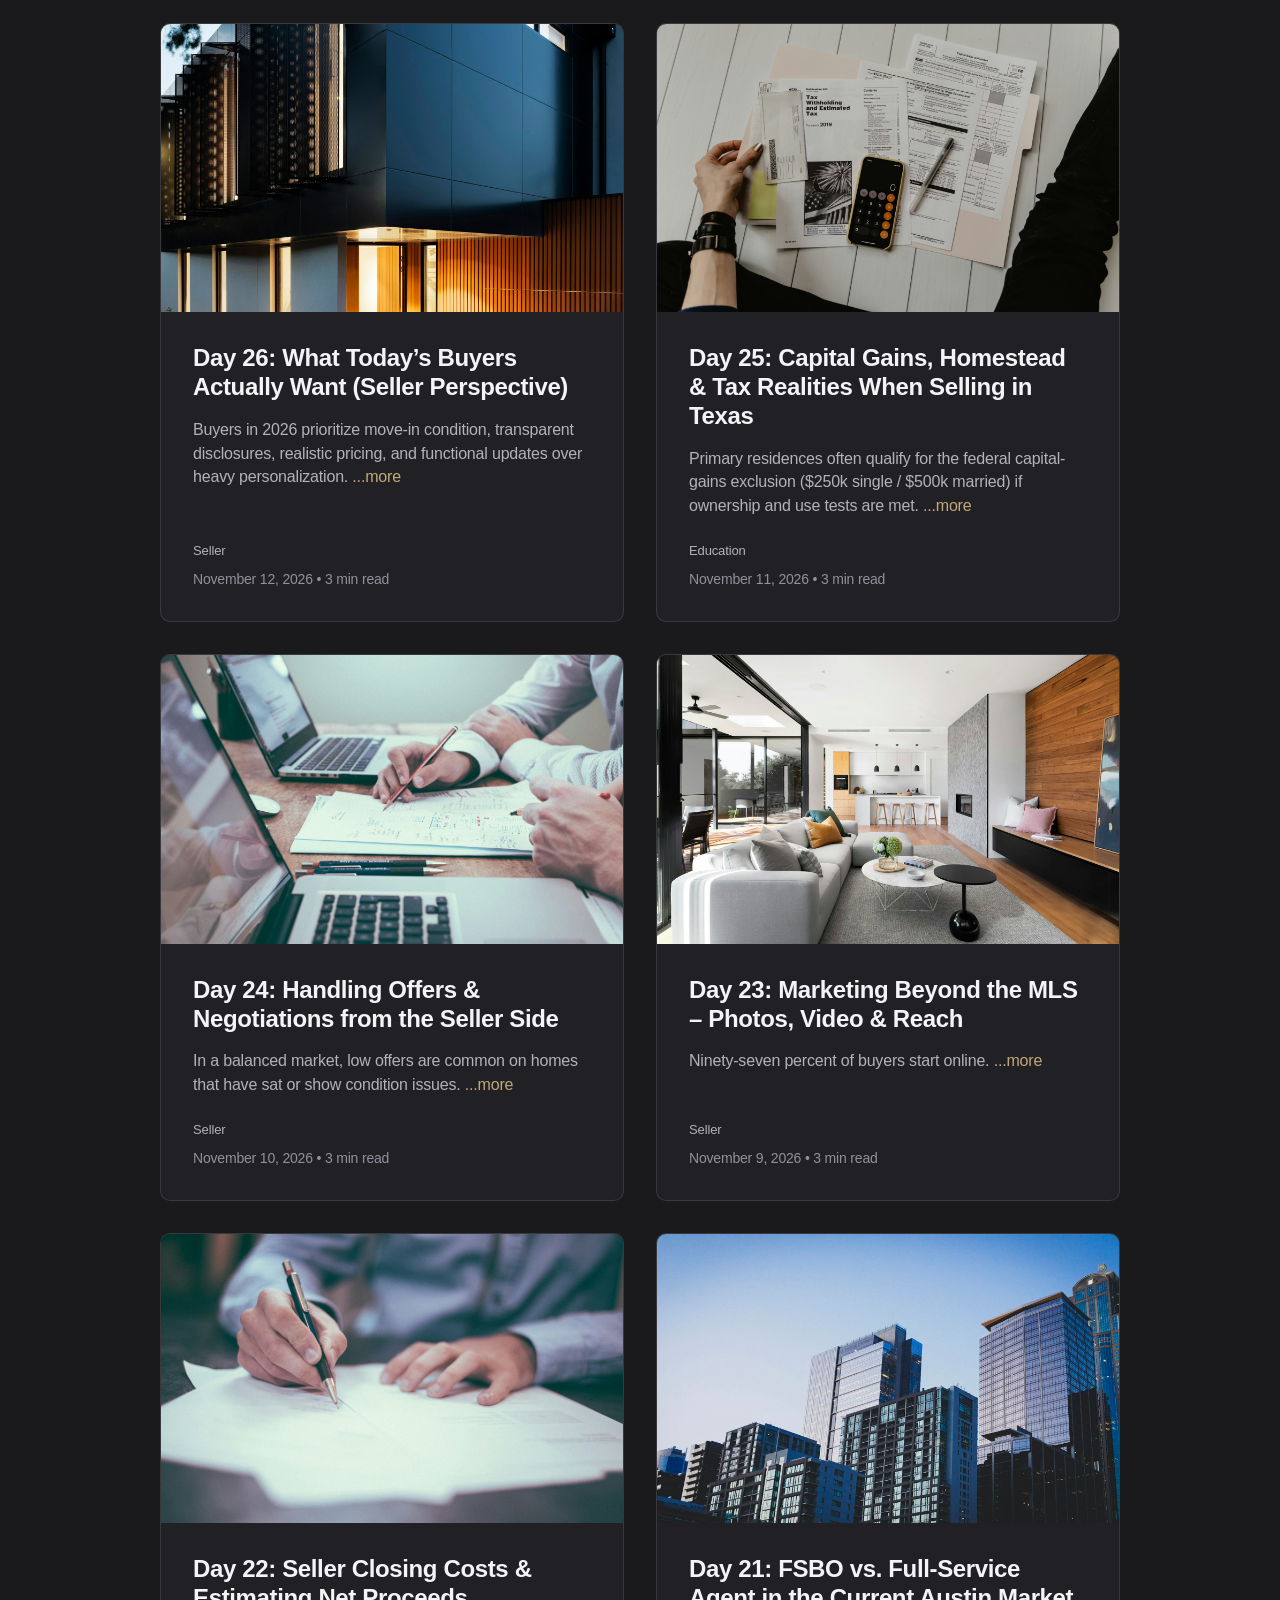
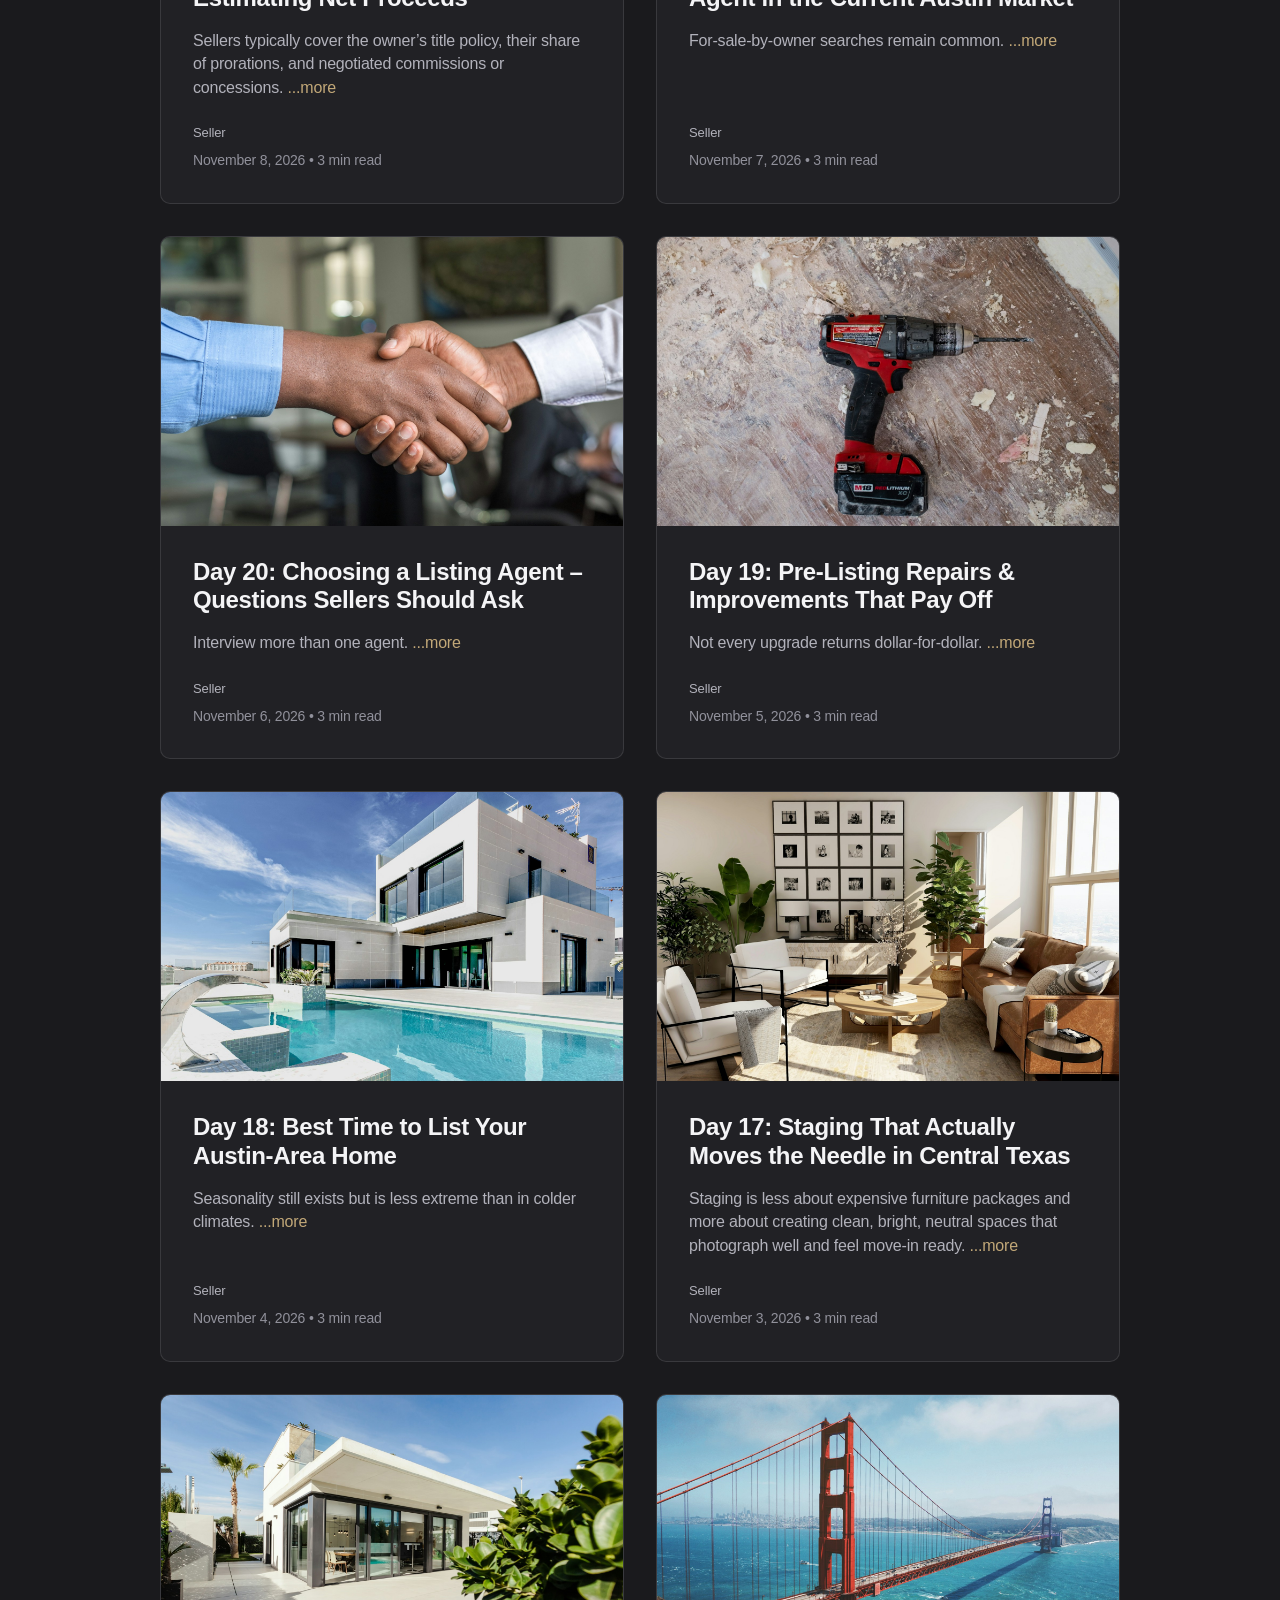
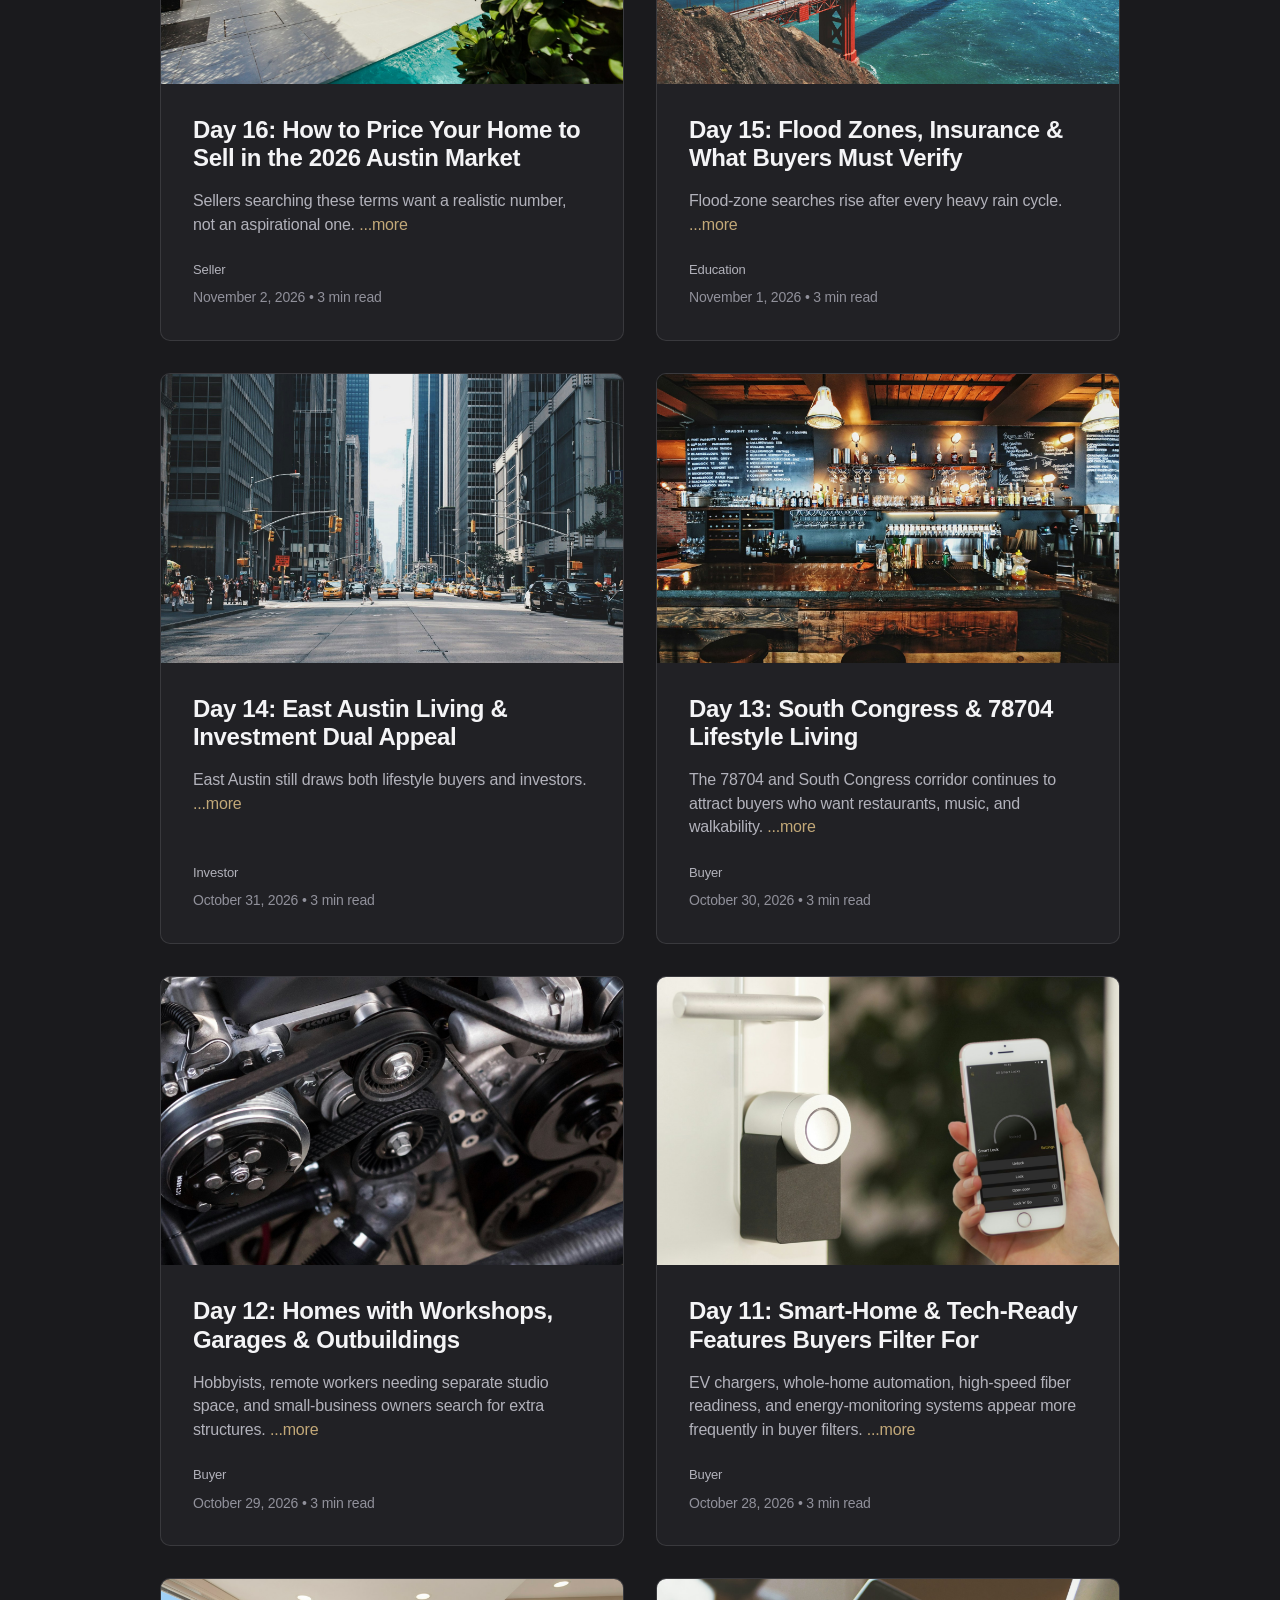
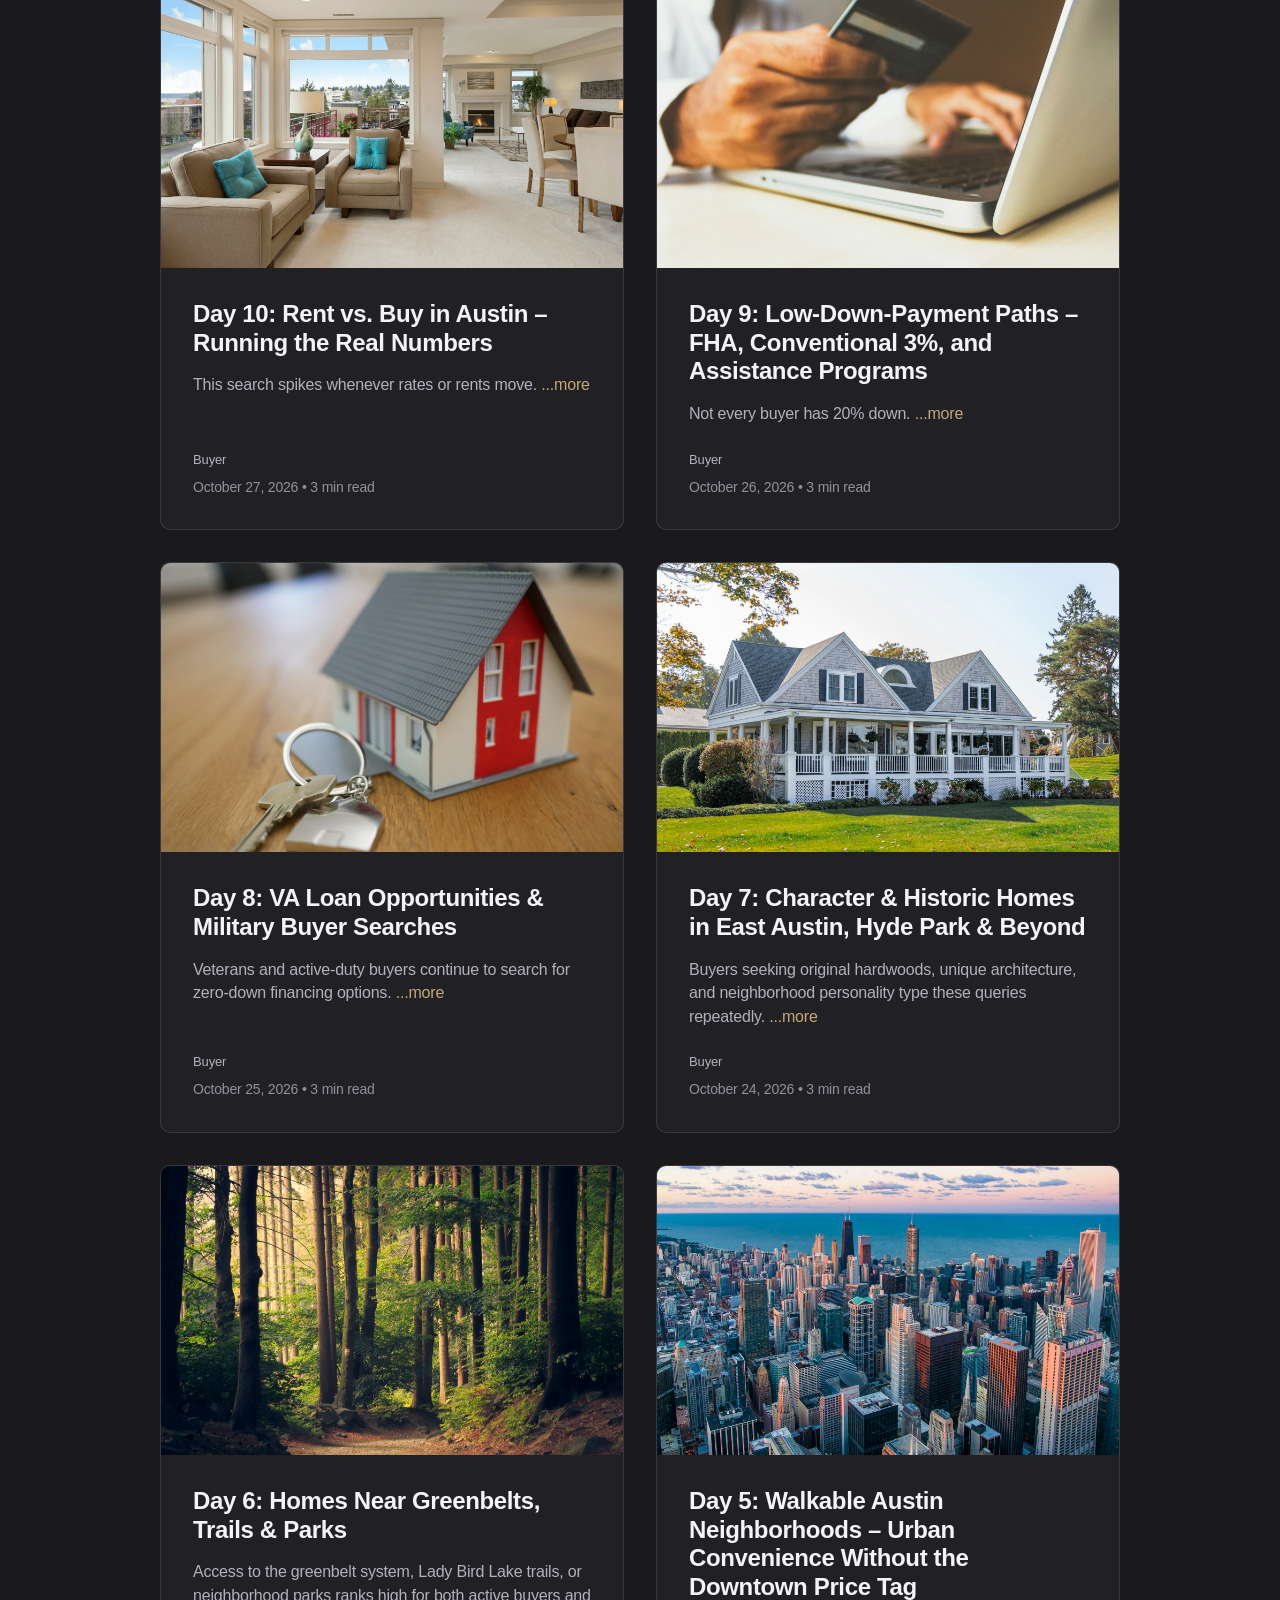
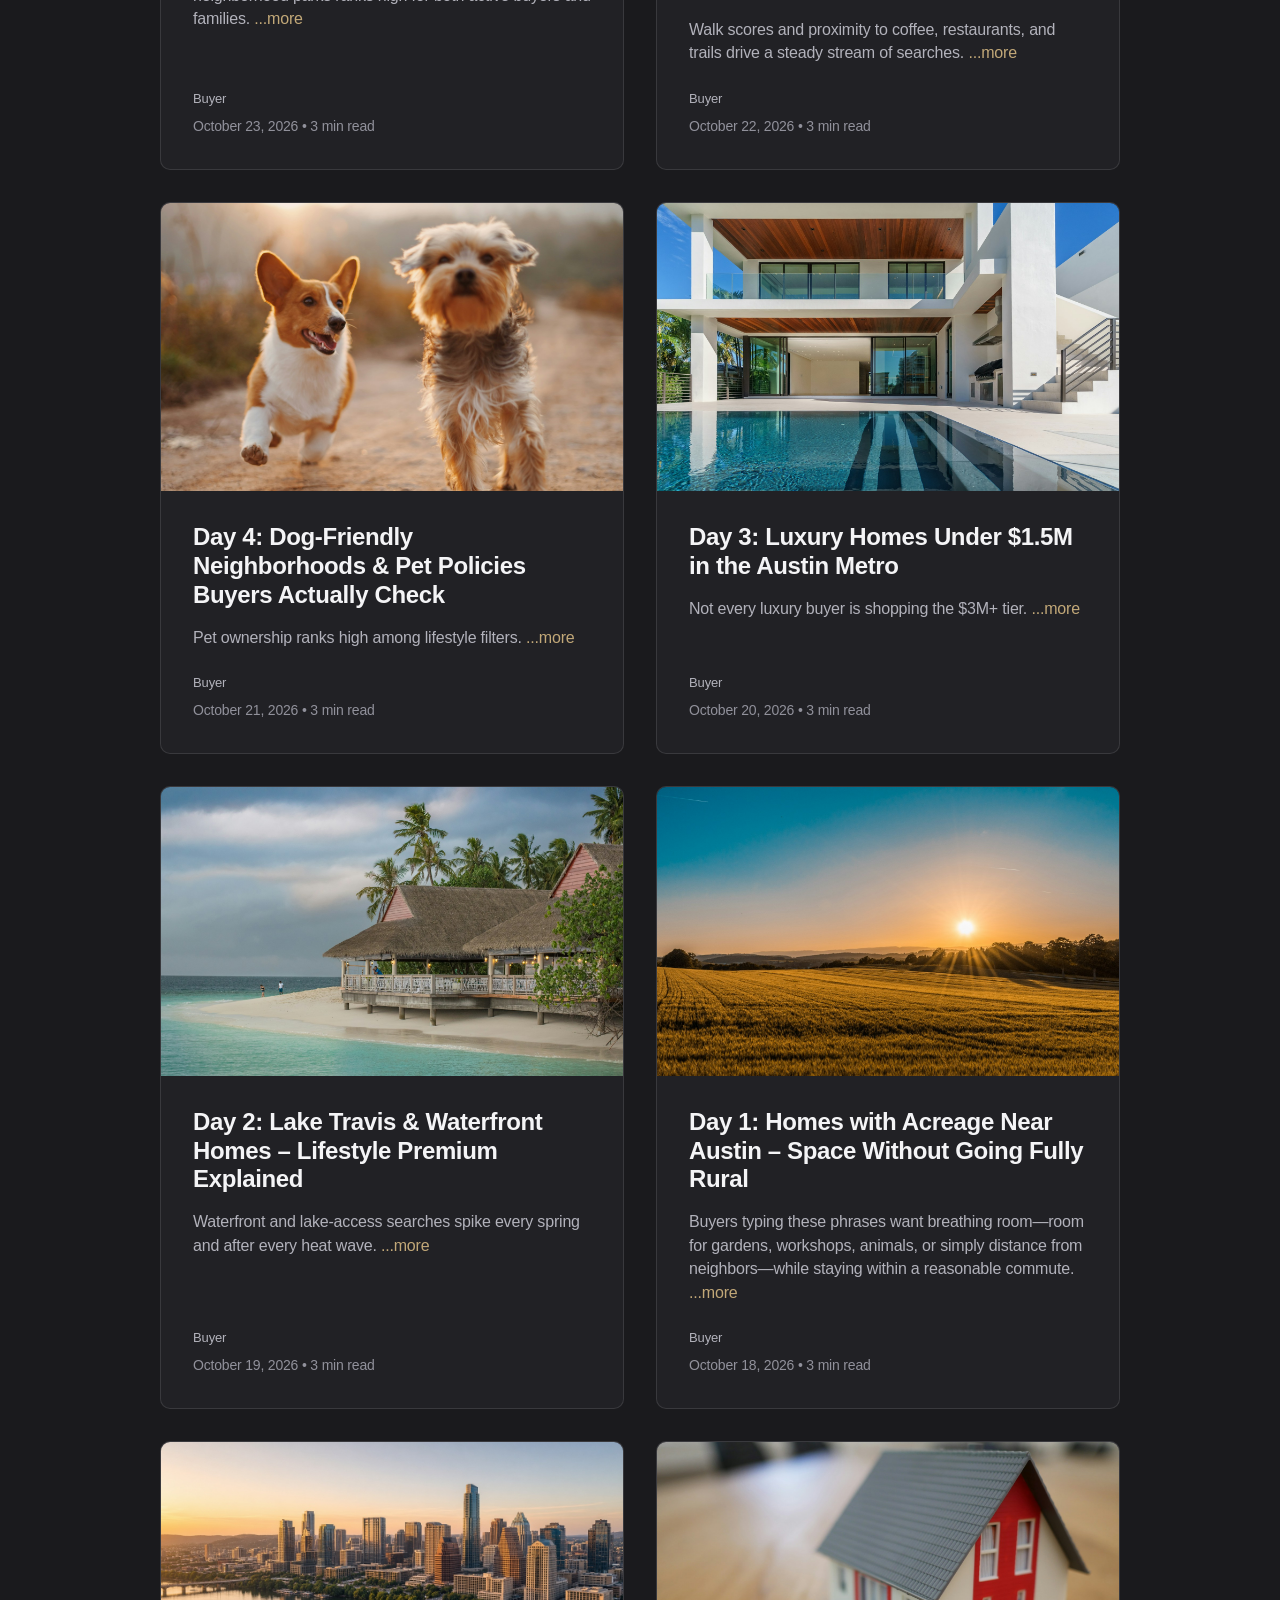
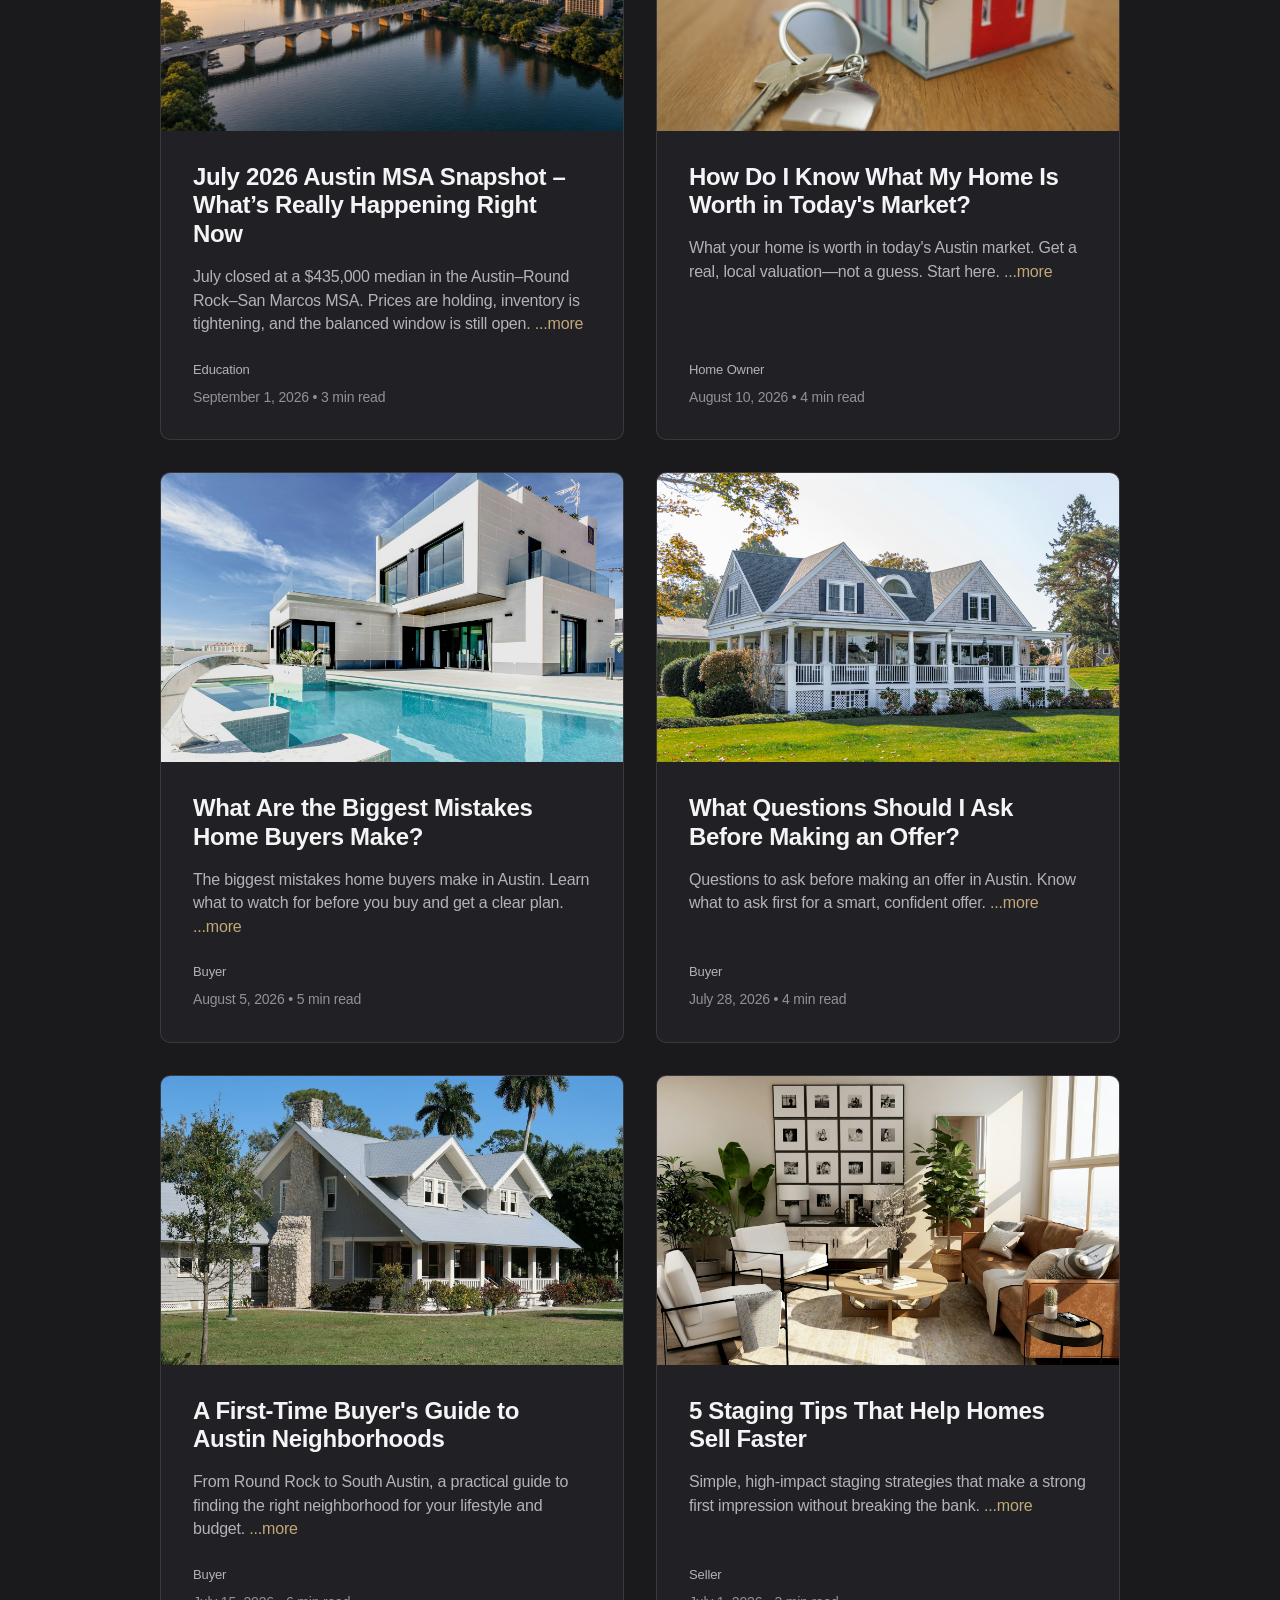
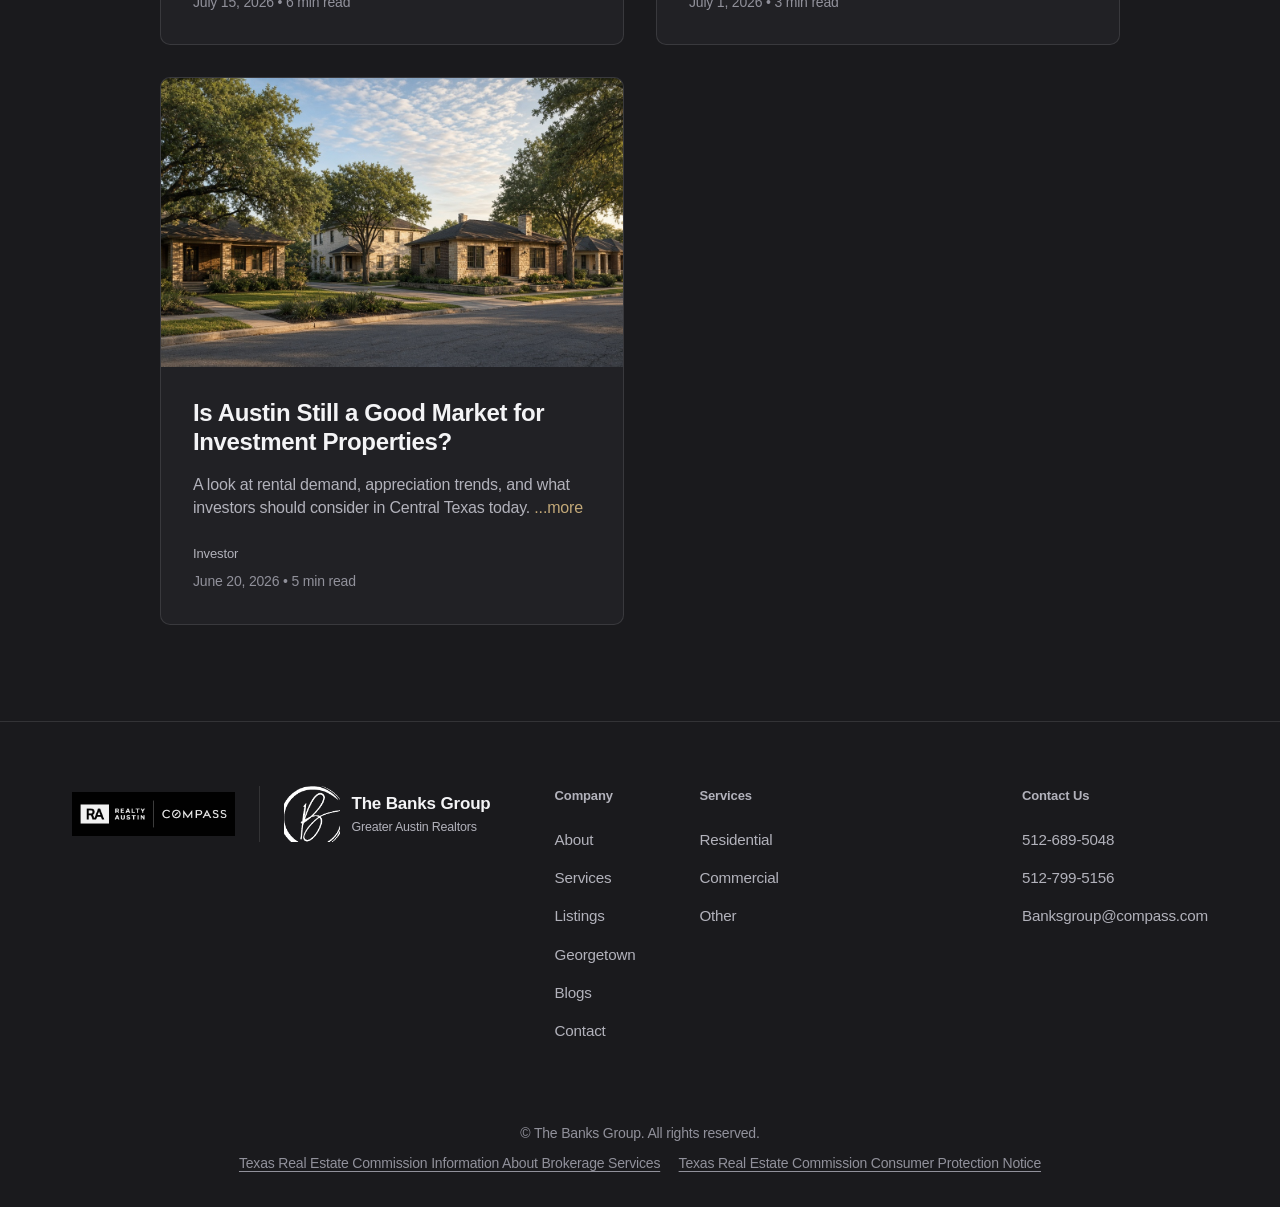
<file: real-estate-site/blog.html>
<!DOCTYPE html>
<html lang="en">
<head>
  <meta charset="UTF-8">
  <meta name="viewport" content="width=device-width, initial-scale=1.0">
  <!-- Google tag (gtag.js) -->
  <script async src="https://www.googletagmanager.com/gtag/js?id=G-CGKRHRHH25"></script>
  <script>
    window.dataLayer = window.dataLayer || [];
    function gtag(){dataLayer.push(arguments);}
    gtag('js', new Date());
    gtag('config', 'G-CGKRHRHH25');
  </script>
  <title>Greater Austin Real Estate Insights | The Banks Group</title>
  <meta name="description" content="Market updates and advice for buyers and sellers across Greater Austin.">
  <link rel="stylesheet" href="styles.css?v=20260910f">
  <link rel="stylesheet" href="blog.css?v=20260825b">
</head>
<body>
  <header class="header">
    <div class="container header-inner">
      <a href="index.html" class="logo logo-lockup">
        <span class="logo-crop">
          <img src="assets/images/logo.png" alt="" class="logo-img" width="1008" height="558">
        </span>
        <span class="logo-wordmark">The Banks Group</span>
      </a>
      <nav class="nav">
        <a href="index.html#services">Services</a>
        <a href="listings.html">Listings</a>
        <a href="georgetown.html">Georgetown</a>
        <a href="blog.html">Blogs</a>
        <a href="index.html#about">About</a>
        <a href="index.html#contact" class="nav-cta">Get Started</a>
      </nav>
      <button class="menu-toggle" aria-label="Toggle menu" aria-expanded="false">
        <span></span><span></span><span></span>
      </button>
    </div>
  </header>

  <main class="blog-main">
    <div class="blog-ambient" aria-hidden="true">
      <div class="blog-ambient__layer blog-ambient__orb blog-ambient__orb--1" data-parallax="0.16">
        <span class="blog-ambient__orb-shape"></span>
      </div>
      <div class="blog-ambient__layer blog-ambient__orb blog-ambient__orb--2" data-parallax="-0.09">
        <span class="blog-ambient__orb-shape"></span>
      </div>
      <div class="blog-ambient__layer blog-ambient__orb blog-ambient__orb--3" data-parallax="0.22">
        <span class="blog-ambient__orb-shape"></span>
      </div>
      <div class="blog-ambient__layer blog-ambient__lines" data-parallax="0.07"></div>
      <div class="blog-ambient__layer blog-ambient__grain"></div>
    </div>

    <div class="blog-main__inner">
    <section class="blog-intro blog-hero" aria-label="Blog intro">
      <div class="container">
        <h1><em>Blogs</em></h1>
        <p class="section-intro">Market updates, buying and selling guides, and honest advice for Greater Austin—from north to south.</p>
        <div class="blog-intro__toolbar">
          <div class="blog-toolbar">
            <div class="blog-filters" id="blog-filters" aria-label="Filter blog posts by category"></div>
            <label class="blog-search-wrap">
              <span class="visually-hidden">Search blog posts</span>
              <input type="search" id="blog-search" class="blog-search" placeholder="Search" aria-label="Search blog posts">
            </label>
          </div>
        </div>
      </div>
    </section>

    <section class="blog-list-section" aria-label="Blog posts">
      <div class="container">
        <div id="blog-loading" class="blog-loading" aria-live="polite">Loading blog posts…</div>
        <div id="blog-error" class="blog-error" role="alert" hidden></div>
        <div id="blog-list" class="blog-list blog-grid" hidden></div>
        <p id="blog-no-results" class="blog-empty" hidden>No posts match your search.</p>
      </div>
    </section>
    </div>
  </main>

  <footer class="footer">
    <div class="container footer-inner">
      <div class="footer-brand">
        <div class="footer-brand-lockup">
          <img src="assets/images/realty-austin-compass.png" alt="Realty Austin and Compass" class="footer-compass-logo" width="1024" height="276" loading="lazy">
          <div class="footer-brand-identity">
            <a href="index.html" class="footer-logo-link">
              <span class="logo-crop logo-crop--footer">
                <img src="assets/images/logo.png" alt="" class="logo-img" width="1008" height="558" loading="lazy">
              </span>
            </a>
            <div class="footer-brand-copy">
              <p class="footer-brand-name">The Banks Group</p>
              <p class="footer-tagline">Greater Austin Realtors</p>
            </div>
          </div>
        </div>
      </div>
      <nav class="footer-nav">
        <div class="footer-col">
          <span class="footer-col-title">Company</span>
          <a href="index.html#about">About</a>
          <a href="index.html#services">Services</a>
          <a href="listings.html">Listings</a>
          <a href="georgetown.html">Georgetown</a>
          <a href="blog.html">Blogs</a>
          <a href="index.html#contact">Contact</a>
        </div>
        <div class="footer-col">
          <span class="footer-col-title">Services</span>
          <a href="index.html#contact">Residential</a>
          <a href="index.html#contact">Commercial</a>
          <a href="index.html#contact">Other</a>
        </div>
      </nav>
      <div class="footer-col footer-contact">
        <span class="footer-col-title">Contact Us</span>
        <a href="tel:+15126895048">512-689-5048</a>
        <a href="tel:+15127995156">512-799-5156</a>
        <a href="mailto:Banksgroup@compass.com">Banksgroup@compass.com</a>
      </div>
    </div>
    <p class="footer-legal">© The Banks Group. All rights reserved.
      <span class="footer-legal-links">
        <a href="assets/docs/iabs.pdf" target="_blank" rel="noopener noreferrer">Texas Real Estate Commission Information About Brokerage Services</a>
        <a href="https://www.trec.texas.gov/sites/default/files/pdf-forms/CN%201-5_0.pdf" target="_blank" rel="noopener noreferrer">Texas Real Estate Commission Consumer Protection Notice</a>
      </span>
    </p>
  </footer>

  <script src="blogs.js?v=20261018b"></script>
  <script src="blog-ambient.js"></script>
  <script src="script.js"></script>
  <script>
    (function () {
      'use strict';
      var list = document.getElementById('blog-list');
      var loading = document.getElementById('blog-loading');
      var error = document.getElementById('blog-error');
      var noResults = document.getElementById('blog-no-results');
      var filters = document.getElementById('blog-filters');
      var searchInput = document.getElementById('blog-search');
      var allBlogs = [];
      var activeCategory = 'all';

      function showError(msg) {
        if (loading) loading.hidden = true;
        if (list) list.hidden = true;
        if (error) {
          error.textContent = msg;
          error.hidden = false;
        }
      }

      function renderFilters(categories) {
        if (!filters) return;
        var preferred = ['Seller', 'Buyer', 'Investor', 'Home Owner', 'Education'];
        var ordered = preferred.filter(function (cat) {
          return categories.indexOf(cat) !== -1;
        });
        categories.forEach(function (cat) {
          if (ordered.indexOf(cat) === -1) ordered.push(cat);
        });

        var html = ['<button type="button" class="blog-filter blog-filter-active" data-category="all">All</button>'];
        ordered.forEach(function (category) {
          html.push('<button type="button" class="blog-filter" data-category="' + category + '">' + category + '</button>');
        });
        filters.innerHTML = html.join('');
        filters.addEventListener('click', function (event) {
          var button = event.target.closest('.blog-filter');
          if (!button) return;
          activeCategory = button.getAttribute('data-category') || 'all';
          filters.querySelectorAll('.blog-filter').forEach(function (item) {
            item.classList.toggle('blog-filter-active', item === button);
          });
          updateList();
        });
      }

      function updateList() {
        var query = searchInput ? searchInput.value.trim() : '';
        var filtered = filterBlogs(allBlogs, activeCategory, query);
        if (!filtered.length) {
          if (list) {
            list.innerHTML = '';
            list.hidden = true;
          }
          if (noResults) noResults.hidden = false;
          return;
        }
        if (noResults) noResults.hidden = true;
        renderBlogGrid(list, filtered);
        if (list) list.hidden = false;
      }

      loadBlogs()
        .then(function (blogs) {
          allBlogs = blogs;
          if (loading) loading.hidden = true;
          renderFilters(getBlogCategories(blogs));
          updateList();
          if (searchInput) searchInput.addEventListener('input', updateList);
        })
        .catch(function () {
          showError('Unable to load blog posts. Please try again later.');
        });
    })();
  </script>
</body>
</html>
</file>
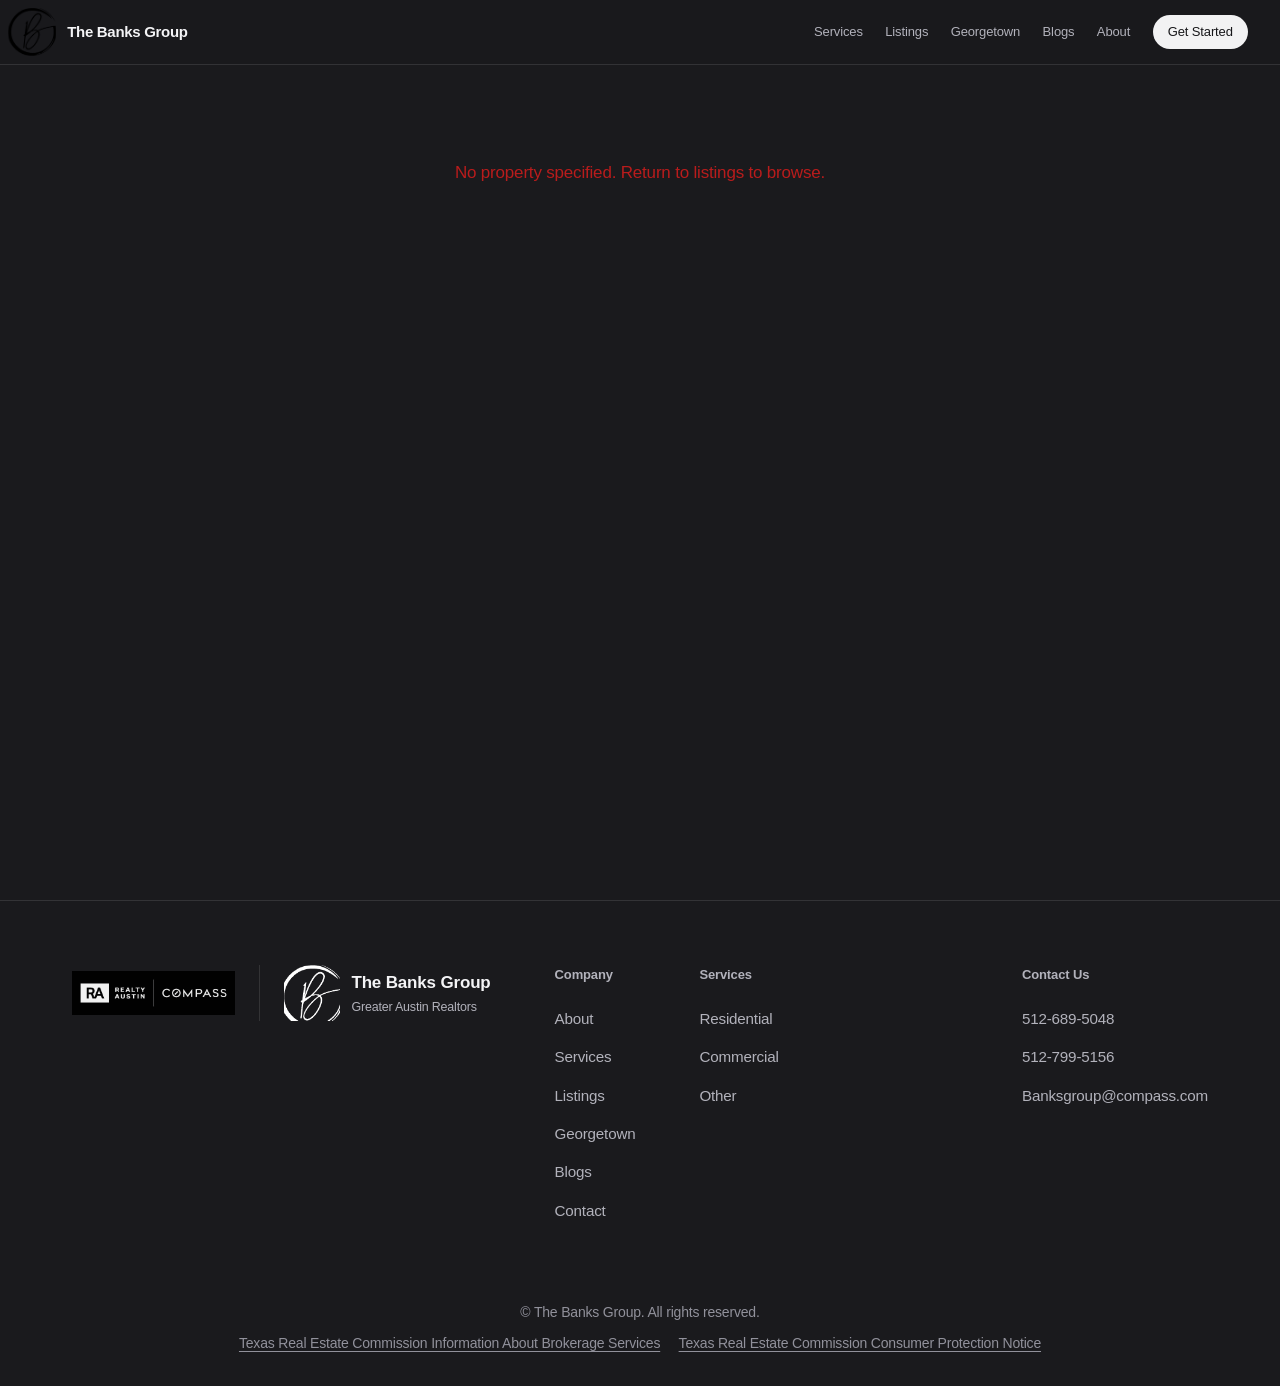
<file: real-estate-site/listing-detail.html>
<!DOCTYPE html>
<html lang="en">
<head>
  <meta charset="UTF-8">
  <meta name="viewport" content="width=device-width, initial-scale=1.0">
  <!-- Google tag (gtag.js) -->
  <script async src="https://www.googletagmanager.com/gtag/js?id=G-CGKRHRHH25"></script>
  <script>
    window.dataLayer = window.dataLayer || [];
    function gtag(){dataLayer.push(arguments);}
    gtag('js', new Date());
    gtag('config', 'G-CGKRHRHH25');
  </script>
  <title>Property Details | The Banks Group | Greater Austin Realtors</title>
  <meta name="description" content="Property details from The Banks Group, Greater Austin listing agents serving buyers and sellers from north to south.">
  <link rel="stylesheet" href="styles.css?v=20260910f">
</head>
<body>
  <header class="header">
    <div class="container header-inner">
      <a href="index.html" class="logo logo-lockup">
        <span class="logo-crop">
          <img src="assets/images/logo.png" alt="" class="logo-img" width="1008" height="558">
        </span>
        <span class="logo-wordmark">The Banks Group</span>
      </a>
      <nav class="nav">
        <a href="index.html#services">Services</a>
        <a href="listings.html">Listings</a>
        <a href="georgetown.html">Georgetown</a>
        <a href="blog.html">Blogs</a>
        <a href="index.html#about">About</a>
        <a href="index.html#contact" class="nav-cta">Get Started</a>
      </nav>
      <button class="menu-toggle" aria-label="Toggle menu" aria-expanded="false">
        <span></span><span></span><span></span>
      </button>
    </div>
  </header>

  <main class="listing-detail-main">
    <div id="listing-loading" class="listing-detail-loading" aria-live="polite">Loading property…</div>
    <div id="listing-error" class="listing-detail-error" role="alert" hidden></div>
    <article id="listing-detail" class="listing-detail" hidden aria-label="Property details"></article>
  </main>

  <footer class="footer">
    <div class="container footer-inner">
      <div class="footer-brand">
        <div class="footer-brand-lockup">
          <img src="assets/images/realty-austin-compass.png" alt="Realty Austin and Compass" class="footer-compass-logo" width="1024" height="276" loading="lazy">
          <div class="footer-brand-identity">
            <a href="index.html" class="footer-logo-link">
              <span class="logo-crop logo-crop--footer">
                <img src="assets/images/logo.png" alt="" class="logo-img" width="1008" height="558" loading="lazy">
              </span>
            </a>
            <div class="footer-brand-copy">
              <p class="footer-brand-name">The Banks Group</p>
              <p class="footer-tagline">Greater Austin Realtors</p>
            </div>
          </div>
        </div>
      </div>
      <nav class="footer-nav">
        <div class="footer-col">
          <span class="footer-col-title">Company</span>
          <a href="index.html#about">About</a>
          <a href="index.html#services">Services</a>
          <a href="listings.html">Listings</a>
          <a href="georgetown.html">Georgetown</a>
          <a href="blog.html">Blogs</a>
          <a href="index.html#contact">Contact</a>
        </div>
        <div class="footer-col">
          <span class="footer-col-title">Services</span>
          <a href="index.html#contact">Residential</a>
          <a href="index.html#contact">Commercial</a>
          <a href="index.html#contact">Other</a>
        </div>
      </nav>
      <div class="footer-col footer-contact">
        <span class="footer-col-title">Contact Us</span>
        <a href="tel:+15126895048">512-689-5048</a>
        <a href="tel:+15127995156">512-799-5156</a>
        <a href="mailto:Banksgroup@compass.com">Banksgroup@compass.com</a>
      </div>
    </div>
    <p class="footer-legal">© The Banks Group. All rights reserved.
      <span class="footer-legal-links">
        <a href="assets/docs/iabs.pdf" target="_blank" rel="noopener noreferrer">Texas Real Estate Commission Information About Brokerage Services</a>
        <a href="https://www.trec.texas.gov/sites/default/files/pdf-forms/CN%201-5_0.pdf" target="_blank" rel="noopener noreferrer">Texas Real Estate Commission Consumer Protection Notice</a>
      </span>
    </p>
  </footer>

  <script src="listings.js"></script>
  <script src="script.js"></script>
  <script>
    (function () {
      'use strict';
      var params = new URLSearchParams(window.location.search);
      var id = params.get('id');
      var loading = document.getElementById('listing-loading');
      var error = document.getElementById('listing-error');
      var detail = document.getElementById('listing-detail');

      function showError(msg) {
        if (loading) loading.hidden = true;
        if (detail) detail.hidden = true;
        if (error) {
          error.textContent = msg;
          error.hidden = false;
        }
      }

      if (!id) {
        showError('No property specified. Return to listings to browse.');
        return;
      }

      function displayListing(listing) {
        if (loading) loading.hidden = true;
        if (error) error.hidden = true;
        detail.innerHTML = renderListingDetail(listing);
        detail.hidden = false;
        document.title = (listing.formattedAddress || listing.addressLine1 || 'Property') + ' | The Banks Group';
      }

      function findAndShow(listings) {
        return Array.isArray(listings)
          ? listings.find(function (l) { return String(l.id) === String(id); })
          : null;
      }

      fetchListings()
        .then(function (listings) {
          var listing = findAndShow(listings);
          if (listing) {
            displayListing(listing);
            return;
          }
          return fetchSoldListings().then(function (sold) {
            listing = findAndShow(sold);
            if (listing) {
              displayListing(listing);
              return;
            }
            if (loading) loading.hidden = true;
            showError('Property not found. It may have been removed from the market.');
          });
        })
        .catch(function (err) {
          console.error('Listing fetch failed:', err);
          showError('Unable to load property. Please try again later.');
        });
    })();
  </script>
</body>
</html>
</file>
<file: real-estate-site/styles.css>
/* --- Apple-inspired professional design system --- */
:root {
  --color-bg: #1a1a1d;
  --color-bg-alt: #212125;
  --color-bg-elevated: #29292e;
  --color-surface: #29292e;
  --color-text: #f4f4f6;
  --color-text-muted: #b2b2bb;
  --color-text-soft: #91919b;
  --color-accent: #f2f2f3;
  --color-accent-hover: #ffffff;
  --color-on-accent: #17171a;
  --color-link: #c2a878;
  --color-link-hover: #dcc79f;
  --color-accent-soft: rgba(255, 255, 255, 0.04);
  --color-border: rgba(255, 255, 255, 0.11);
  --color-border-strong: rgba(255, 255, 255, 0.24);
  --font-sans: -apple-system, BlinkMacSystemFont, "SF Pro Display", "SF Pro Text", "Segoe UI", Roboto, "Helvetica Neue", Arial, sans-serif;
  --font-heading: var(--font-sans);
  --font-body: var(--font-sans);
  --space-xs: 0.5rem;
  --space-sm: 1rem;
  --space-md: 1.5rem;
  --space-lg: 2rem;
  --space-xl: 3rem;
  --space-2xl: 4rem;
  --space-3xl: 6rem;
  --radius: 6px;
  --radius-lg: 10px;
  --radius-pill: 980px;
  --shadow-sm: none;
  --shadow-md: 0 10px 34px rgba(0, 0, 0, 0.4);
  --shadow-lg: 0 22px 60px rgba(0, 0, 0, 0.5);
  --transition: 0.3s cubic-bezier(0.25, 0.1, 0.25, 1);
}

/* --- Reset & base --- */
*,
*::before,
*::after {
  box-sizing: border-box;
}

html {
  scroll-behavior: smooth;
}

body {
  margin: 0;
  font-family: var(--font-body);
  font-size: 1.0625rem;
  font-weight: 400;
  line-height: 1.47059;
  letter-spacing: -0.011em;
  color: var(--color-text);
  background: var(--color-bg);
  -webkit-font-smoothing: antialiased;
  -moz-osx-font-smoothing: grayscale;
  text-rendering: optimizeLegibility;
}

a {
  color: var(--color-text);
  text-decoration: none;
}

a:hover {
  color: var(--color-text-muted);
}

img {
  max-width: 100%;
  height: auto;
  display: block;
}

.container {
  width: 100%;
  max-width: 1024px;
  margin: 0 auto;
  padding: 0 var(--space-lg);
}

/* --- Typography --- */
h1, h2, h3 {
  font-family: var(--font-heading);
  font-weight: 600;
  margin: 0;
  letter-spacing: -0.022em;
  line-height: 1.1;
}

h1 em,
h2 em {
  font-style: normal;
  font-weight: 600;
  color: var(--color-text-muted);
}

/* --- Header --- */
.header {
  position: fixed;
  top: 0;
  left: 0;
  right: 0;
  z-index: 100;
  background: rgba(26, 26, 29, 0.72);
  backdrop-filter: saturate(180%) blur(20px);
  -webkit-backdrop-filter: saturate(180%) blur(20px);
  border-bottom: 1px solid var(--color-border);
}

body.home .header {
  background: rgba(0, 0, 0, 0.22);
  backdrop-filter: saturate(180%) blur(20px);
  -webkit-backdrop-filter: saturate(180%) blur(20px);
  border-bottom: 1px solid rgba(255, 255, 255, 0.1);
}

body.home .logo {
  color: #fff;
}

body.home .logo:hover {
  color: rgba(255, 255, 255, 0.8);
}

body.home .nav a {
  color: rgba(255, 255, 255, 0.82);
}

body.home .nav a:hover {
  color: #fff;
}

body.home .nav-cta {
  background: #fff !important;
  color: var(--color-on-accent) !important;
}

body.home .nav-cta:hover {
  background: #e8e8ed !important;
  color: var(--color-on-accent) !important;
}

body.home .menu-toggle span {
  background: #fff;
}

@media (max-width: 768px) {
  .logo-crop {
    height: 36px;
    width: 36px;
  }

  .logo-crop .logo-img {
    height: 54px;
  }

  .logo-crop--footer {
    height: 48px;
    width: 48px;
  }

  .logo-crop--footer .logo-img {
    height: 72px;
  }

  .logo-wordmark {
    font-size: 0.8125rem;
  }

  body.home .nav.open {
    background: #1a1a1d;
    border-bottom: 1px solid rgba(255, 255, 255, 0.1);
  }

  body.home .nav.open a {
    color: rgba(255, 255, 255, 0.9);
  }

  body.home .nav.open a:hover {
    color: #fff;
  }

  body.home .nav.open .nav-cta {
    background: #fff !important;
    color: #17171a !important;
  }
}

.header-inner {
  display: flex;
  align-items: center;
  justify-content: space-between;
  height: 64px;
}

.header > .container {
  max-width: none;
  padding-left: 0.5rem;
  padding-right: var(--space-lg);
}

.header-inner .logo-lockup {
  margin-left: 0;
}

.logo {
  font-family: var(--font-heading);
  font-size: 1.5rem;
  font-weight: 500;
  color: var(--color-text);
  letter-spacing: 0.04em;
  text-transform: uppercase;
}

.logo-lockup {
  display: inline-flex;
  align-items: center;
  gap: 0.7rem;
  line-height: 1;
  text-transform: none;
  letter-spacing: normal;
}

.logo-wordmark {
  font-size: 0.9375rem;
  font-weight: 600;
  letter-spacing: -0.02em;
  line-height: 1.1;
  white-space: nowrap;
}

/* Stack: emblem ~top 2/3 — crop tight to the circular B */
.logo-crop {
  display: inline-block;
  height: 48px;
  width: 48px;
  overflow: hidden;
  line-height: 0;
  flex-shrink: 0;
}

.logo-crop .logo-img {
  height: 63px;
  width: auto;
  display: block;
  max-width: none;
  margin-left: 50%;
  transform: translateX(-50%);
}

.logo-crop--footer {
  height: 56px;
  width: 56px;
}

.logo-crop--footer .logo-img {
  height: 84px;
}

/* Black mark on transparent: invert on home so it reads on dark hero */
body.home .logo-crop .logo-img {
  filter: invert(1) drop-shadow(0 1px 4px rgba(0, 0, 0, 0.35));
}

.logo:hover {
  color: var(--color-text-muted);
}

body.home .logo-lockup:hover .logo-crop .logo-img {
  opacity: 0.92;
}

.nav {
  display: flex;
  align-items: center;
  gap: 1.4rem;
}

.nav a {
  color: var(--color-text-muted);
  font-size: 0.8125rem;
  font-weight: 400;
  letter-spacing: -0.01em;
  text-transform: none;
  transition: color var(--transition);
}

.nav a:hover {
  color: var(--color-text);
}

.nav-cta {
  color: var(--color-on-accent) !important;
  background: var(--color-accent);
  padding: 0.45rem 0.95rem;
  border-radius: var(--radius-pill);
  font-size: 0.8125rem;
  font-weight: 500;
  transition: background var(--transition), transform var(--transition);
}

.nav-cta:hover {
  background: var(--color-accent-hover);
  color: var(--color-on-accent) !important;
}

.menu-toggle {
  display: none;
  flex-direction: column;
  gap: 6px;
  background: none;
  border: none;
  cursor: pointer;
  padding: 8px;
}

.menu-toggle span {
  width: 24px;
  height: 2px;
  background: var(--color-text);
}

@media (max-width: 768px) {
  .nav {
    display: none;
  }

  .nav.open {
    display: flex;
    flex-direction: column;
    position: absolute;
    top: 64px;
    left: 0;
    right: 0;
    background: var(--color-bg-alt);
    padding: var(--space-md);
    gap: var(--space-sm);
    border-bottom: 1px solid var(--color-border);
  }

  .menu-toggle {
    display: flex;
  }
}

/* --- Buttons --- */
.btn {
  display: inline-block;
  padding: 0.7rem 1.35rem;
  font-family: var(--font-body);
  font-size: 0.9375rem;
  font-weight: 500;
  border-radius: var(--radius-pill);
  transition: background var(--transition), color var(--transition), transform var(--transition), box-shadow var(--transition);
  border: none;
  cursor: pointer;
}

.btn-primary {
  background: var(--color-accent);
  color: var(--color-on-accent);
  font-weight: 500;
  letter-spacing: normal;
  text-transform: none;
  font-size: 0.9375rem;
  padding: 0.72rem 1.4rem;
}

.btn-primary:hover {
  background: var(--color-accent-hover);
  color: var(--color-on-accent);
}

.btn-secondary {
  background: transparent;
  color: var(--color-link);
  border: none;
  margin-right: var(--space-sm);
  padding-left: 0;
  padding-right: 0;
}

.btn-secondary:hover {
  color: var(--color-link-hover);
}

.btn-full {
  width: 100%;
}

/* --- Hero --- */
.hero {
  position: relative;
  min-height: 92vh;
  display: flex;
  align-items: center;
  padding-top: 64px;
  padding-bottom: var(--space-3xl);
  overflow: hidden;
}

.hero-video-wrap {
  position: absolute;
  inset: 0;
  z-index: 0;
  /* Dark fallback while the hero video loads or if it fails */
  background: linear-gradient(
    165deg,
    #1a1a1d 0%,
    #212125 45%,
    #29292e 100%
  );
}

.hero-video {
  position: absolute;
  top: 50%;
  left: 50%;
  min-width: 100%;
  min-height: 100%;
  width: auto;
  height: auto;
  transform: translate(-50%, -50%);
  object-fit: cover;
  z-index: 0;
  opacity: 0;
  transition: opacity 0.8s ease;
}

.hero-video.is-ready {
  opacity: 1;
}

.hero-video-overlay {
  position: absolute;
  inset: 0;
  background: linear-gradient(
    165deg,
    rgba(0, 0, 0, 0.55) 0%,
    rgba(0, 0, 0, 0.45) 40%,
    rgba(0, 0, 0, 0.65) 100%
  );
  z-index: 1;
}

.hero-content {
  position: relative;
  z-index: 2;
}

.hero h1,
.hero-sub {
  color: #fff;
  text-shadow: 0 2px 24px rgba(0, 0, 0, 0.35);
}

.hero h1 {
  font-size: clamp(3rem, 7vw, 4.75rem);
  font-weight: 600;
  line-height: 1.05;
  letter-spacing: -0.03em;
  margin-bottom: var(--space-md);
}

.hero-sub {
  font-size: 1.1875rem;
  font-weight: 400;
  color: rgba(255, 255, 255, 0.84);
  max-width: 36rem;
  margin: 0 0 var(--space-xl);
  line-height: 1.47059;
  letter-spacing: -0.011em;
}

body.home .hero .btn-primary {
  background: #fff;
  color: var(--color-on-accent);
  font-weight: 500;
  letter-spacing: normal;
  text-transform: none;
  font-size: 0.9375rem;
  padding: 0.72rem 1.4rem;
  border-radius: var(--radius-pill);
}

body.home .hero .btn-primary:hover {
  background: #e8e8e8;
  color: #0a0a0a;
}

.hero-cta {
  display: flex;
  flex-wrap: wrap;
  gap: var(--space-sm);
  max-width: 400px;
}

.hero-cta input {
  flex: 1;
  min-width: 200px;
  padding: 0.72rem 1rem;
  font-family: var(--font-body);
  font-size: 1rem;
  color: var(--color-on-accent);
  background: rgba(255, 255, 255, 0.96);
  border: 1px solid rgba(255, 255, 255, 0.35);
  border-radius: var(--radius);
}

.hero-cta input::placeholder {
  color: rgba(23, 23, 26, 0.5);
}

.hero-cta input:focus {
  outline: none;
  border-color: rgba(255, 255, 255, 0.9);
}

@media (max-width: 520px) {
  .hero h1 {
    font-size: 2.25rem;
    max-width: 8.4em;
  }

  .hero-sub {
    max-width: 19.5rem;
    font-size: 1rem;
  }

  .hero-cta {
    max-width: 100%;
  }

  .hero-cta input {
    min-width: 0;
    flex: 1 1 100%;
    width: 100%;
    max-width: 100%;
  }

  .listings-main .section-intro {
    max-width: 19.5rem;
  }
}

/* --- Stats --- */
.stats {
  padding: var(--space-xl) 0;
  border-top: 1px solid var(--color-border);
  border-bottom: 1px solid var(--color-border);
}

.stats-line {
  margin: 0;
  font-size: 1rem;
  color: var(--color-text-muted);
}

.stats-value {
  font-family: var(--font-heading);
  font-size: 1.5rem;
  color: var(--color-accent);
}

/* --- Industries --- */
.industries {
  padding: var(--space-2xl) 0;
  background: var(--color-accent-soft);
}

.industries h2,
.foundation h2,
.amplified h2,
.tools h2,
.secure h2,
.testimonials h2,
.geo-lead h1,
.geo-listings h2 {
  font-size: clamp(2.5rem, 5vw, 3.5rem);
  font-weight: 600;
  letter-spacing: -0.025em;
  margin-bottom: var(--space-sm);
}

.section-intro {
  color: var(--color-text-muted);
  max-width: 640px;
  margin: 0 0 var(--space-xl);
  font-size: 1.0625rem;
  line-height: 1.47059;
  letter-spacing: -0.011em;
}

.section-intro a {
  color: var(--color-link);
  text-decoration: none;
}

.section-intro a:hover {
  color: var(--color-link-hover);
  text-decoration: underline;
}

.industries-grid {
  display: flex;
  flex-wrap: wrap;
  gap: var(--space-sm);
}

.industry-tag {
  display: inline-block;
  padding: 0.5rem 1rem;
  font-size: 0.8125rem;
  font-weight: 500;
  letter-spacing: -0.01em;
  text-transform: none;
  color: var(--color-text-muted);
  background: transparent;
  border: 1px solid var(--color-border);
  border-radius: var(--radius-pill);
  transition: color var(--transition), border-color var(--transition);
}

.industry-tag:hover {
  color: var(--color-text);
  border-color: var(--color-border-strong);
}

.focus-band {
  padding: var(--space-3xl) 0;
  border-top: 1px solid var(--color-border);
  border-bottom: 1px solid var(--color-border);
}

.focus-band .section-intro {
  max-width: 40rem;
}

.listings-main .apply .btn {
  margin-top: var(--space-md);
}

/* --- Foundation (Services) --- */
.foundation {
  padding: var(--space-3xl) 0;
  background: var(--color-bg-alt);
}

.foundation-grid {
  display: grid;
  grid-template-columns: repeat(3, 1fr);
  gap: var(--space-lg);
  margin-top: var(--space-xl);
}

@media (max-width: 900px) {
  .foundation-grid {
    grid-template-columns: 1fr;
  }
}

.foundation-card {
  padding: var(--space-lg);
  border: 1px solid var(--color-border);
  border-radius: var(--radius-lg);
  background: var(--color-surface);
  box-shadow: var(--shadow-sm);
  transition: border-color var(--transition), box-shadow var(--transition), transform var(--transition);
}

.foundation-card:hover {
  border-color: var(--color-border-strong);
  box-shadow: var(--shadow-md);
  transform: translateY(-2px);
}

.foundation-card h3 {
  font-size: 1.3125rem;
  font-weight: 600;
  margin-bottom: var(--space-sm);
}

.foundation-card p {
  color: var(--color-text-muted);
  font-size: 1rem;
  margin: 0 0 var(--space-md);
  line-height: 1.47059;
}

.card-link {
  font-size: 0.9375rem;
  font-weight: 500;
  color: var(--color-link);
}

.card-link:hover {
  color: var(--color-link-hover);
}

/* --- Amplified --- */
.amplified {
  padding: var(--space-3xl) 0;
}

.amplified-grid {
  display: grid;
  grid-template-columns: repeat(3, 1fr);
  gap: var(--space-xl);
  margin-top: var(--space-xl);
}

@media (max-width: 900px) {
  .amplified-grid {
    grid-template-columns: 1fr;
  }
}

.amplified-item h3 {
  font-size: 1.1rem;
  margin-bottom: var(--space-xs);
}

.amplified-item p {
  color: var(--color-text-muted);
  font-size: 0.95rem;
  margin: 0;
}

.about-inner {
  display: grid;
  grid-template-columns: 1fr auto;
  gap: var(--space-2xl);
  align-items: start;
  margin-top: var(--space-xl);
}

@media (max-width: 768px) {
  .about-inner {
    grid-template-columns: 1fr;
  }

  .about-image-wrap {
    order: -1;
  }
}

.about-image-wrap {
  flex-shrink: 0;
}

.about-image {
  width: 100%;
  max-width: 400px;
  border-radius: var(--radius-lg);
  aspect-ratio: 3 / 4;
  object-fit: cover;
}

.about-bio {
  min-width: 0;
}

.about-bio p {
  color: var(--color-text-muted);
  font-size: 1rem;
  margin: 0 0 var(--space-md);
  line-height: 1.7;
}

.about-bio p:last-child {
  margin-bottom: 0;
}

/* --- Testimonials --- */
.testimonials {
  padding: var(--space-3xl) 0;
  background: var(--color-bg);
}

.testimonials h2 {
  margin-bottom: var(--space-md);
}

.testimonials-carousel {
  overflow: hidden;
  margin-top: var(--space-xl);
  touch-action: pan-y;
  cursor: grab;
  user-select: none;
}

.testimonials-carousel:active {
  cursor: grabbing;
}

.testimonial-track {
  display: flex;
  transition: transform 0.4s ease;
  width: 100%;
}

.testimonial-card {
  flex: 0 0 100%;
  min-width: 100%;
  max-width: 100%;
  margin: 0;
  padding: var(--space-xl);
  background: var(--color-bg-alt);
  border: 1px solid var(--color-border);
  border-radius: var(--radius-lg);
  box-shadow: var(--shadow-sm);
  box-sizing: border-box;
}

.testimonial-stars {
  font-size: 1.1rem;
  letter-spacing: 0.15em;
  color: var(--color-text);
  margin-bottom: var(--space-sm) !important;
}

.testimonial-card p {
  font-size: 1.25rem;
  line-height: 1.5;
  color: var(--color-text);
  margin: 0 0 var(--space-lg);
}

.testimonial-card em {
  font-style: italic;
}

.testimonial-card footer {
  margin-bottom: var(--space-md);
}

.testimonial-card footer strong {
  display: block;
  font-size: 0.95rem;
}

.testimonial-card footer span {
  font-size: 0.85rem;
  color: var(--color-text-muted);
}

.read-story {
  font-size: 0.9375rem;
  font-weight: 500;
  color: var(--color-link);
}

.read-story:hover {
  color: var(--color-link-hover);
}

.carousel-dots {
  display: flex;
  justify-content: center;
  gap: var(--space-sm);
  margin-top: var(--space-lg);
}

.dot {
  width: 8px;
  height: 8px;
  border-radius: 50%;
  border: none;
  background: var(--color-border);
  cursor: pointer;
  padding: 0;
  transition: background var(--transition);
}

.dot:hover {
  background: var(--color-text-soft);
}

.dot.active {
  background: var(--color-accent);
}

/* --- Tools --- */
.tools {
  padding: var(--space-3xl) 0;
}

.tools-grid {
  display: grid;
  grid-template-columns: repeat(2, 1fr);
  gap: var(--space-lg);
  margin-top: var(--space-xl);
}

@media (max-width: 700px) {
  .tools-grid {
    grid-template-columns: 1fr;
  }
}

.tool-card {
  padding: var(--space-lg);
  border: 1px solid var(--color-border);
  border-radius: var(--radius-lg);
  background: var(--color-bg-alt);
  box-shadow: var(--shadow-sm);
}

.tool-card h3 {
  font-family: var(--font-heading);
  font-size: 1.25rem;
  font-weight: 600;
  margin-bottom: var(--space-xs);
}

.tool-card p {
  color: var(--color-text-muted);
  font-size: 0.95rem;
  margin: 0;
}

/* --- Secure --- */
.secure {
  padding: var(--space-3xl) 0;
  background: var(--color-bg-alt);
}

.secure-grid {
  display: grid;
  grid-template-columns: repeat(3, 1fr);
  gap: var(--space-xl);
  margin-top: var(--space-xl);
}

@media (max-width: 900px) {
  .secure-grid {
    grid-template-columns: 1fr;
  }
}

.secure-item h3 {
  font-size: 1.1rem;
  margin-bottom: var(--space-xs);
  color: var(--color-accent);
}

.secure-item p {
  color: var(--color-text-muted);
  font-size: 0.95rem;
  margin: 0;
}

/* --- FAQ --- */
.faq {
  padding: var(--space-3xl) 0;
}

.faq h2 {
  margin-bottom: var(--space-sm);
}

.faq-list {
  margin-top: var(--space-xl);
}

.faq-item {
  border-bottom: 1px solid var(--color-border);
}

.faq-item summary {
  padding: var(--space-lg) 0;
  font-weight: 500;
  cursor: pointer;
  list-style: none;
  display: flex;
  justify-content: space-between;
  align-items: center;
}

.faq-item summary::-webkit-details-marker {
  display: none;
}

.faq-item summary::after {
  content: "+";
  font-size: 1.25rem;
  color: var(--color-text-muted);
}

.faq-item[open] summary::after {
  content: "−";
}

.faq-item p {
  padding: 0 0 var(--space-lg);
  margin: 0;
  color: var(--color-text-muted);
  font-size: 0.95rem;
}

/* --- Apply / Contact --- */
.apply {
  padding: var(--space-3xl) 0;
  background: var(--color-accent-soft);
}

.apply h2 {
  font-size: clamp(2.5rem, 6vw, 3.75rem);
  font-weight: 500;
  letter-spacing: -0.02em;
  line-height: 1.2;
  margin-bottom: var(--space-md);
  color: var(--color-text);
}

.apply-inner {
  display: grid;
  grid-template-columns: 1fr 1fr;
  gap: var(--space-2xl);
  align-items: start;
  margin-top: var(--space-xl);
}

@media (max-width: 768px) {
  .apply-inner {
    grid-template-columns: 1fr;
  }
}

.contact-details {
  display: flex;
  flex-direction: column;
  gap: var(--space-lg);
}

.contact-item {
  display: flex;
  flex-direction: column;
  gap: 2px;
  color: var(--color-text);
}

.contact-item a {
  color: inherit;
}

.contact-item a:hover {
  color: var(--color-link);
}

.contact-label {
  font-size: 0.8125rem;
  text-transform: none;
  letter-spacing: -0.01em;
  color: var(--color-text-muted);
}

.contact-value {
  font-weight: 500;
}

.contact-phone-numbers {
  display: flex;
  flex-direction: column;
  gap: 4px;
  align-items: flex-start;
}

.social-links {
  margin-top: var(--space-xl);
  padding-top: var(--space-xl);
  border-top: 1px solid var(--color-border);
}

.social-links .contact-label {
  margin-bottom: 0.35rem;
}

.social-lead {
  margin: 0 0 var(--space-md);
  color: var(--color-text-muted);
  font-size: 0.95rem;
  line-height: 1.45;
  max-width: 22rem;
}

.social-row {
  display: grid;
  grid-template-columns: 1fr;
  gap: 0.65rem;
  max-width: 22rem;
}

.social-card {
  display: flex;
  align-items: center;
  gap: 0.75rem;
  min-width: 0;
  padding: 0.85rem 0.95rem;
  color: var(--color-text);
  background: var(--color-surface);
  border: 1px solid var(--color-border);
  border-radius: var(--radius-lg);
  transition: border-color var(--transition), box-shadow var(--transition), transform var(--transition), background var(--transition);
}

.social-card:hover {
  color: var(--color-text);
  border-color: var(--color-border-strong);
  box-shadow: var(--shadow-md);
  transform: translateY(-2px);
}

.social-card:focus-visible {
  outline: 2px solid var(--color-text);
  outline-offset: 3px;
}

.social-icon-wrap {
  display: grid;
  place-items: center;
  flex-shrink: 0;
  width: 2.5rem;
  height: 2.5rem;
  border-radius: 50%;
  background: rgba(255, 255, 255, 0.06);
  border: 1px solid var(--color-border);
}

.social-icon {
  display: block;
}

.social-card-copy {
  display: flex;
  flex-direction: column;
  gap: 0.1rem;
  min-width: 0;
}

.social-card-name {
  font-size: 0.9375rem;
  font-weight: 600;
  letter-spacing: -0.01em;
}

.social-card-handle {
  font-size: 0.78rem;
  font-weight: 400;
  color: var(--color-text-muted);
  overflow: hidden;
  text-overflow: ellipsis;
  white-space: nowrap;
}

@media (max-width: 520px) {
  .social-row {
    max-width: none;
  }
}

.contact-form {
  display: flex;
  flex-direction: column;
  gap: var(--space-md);
}

.contact-form label {
  font-size: 0.9rem;
  font-weight: 500;
}

.contact-form input,
.contact-form select,
.contact-form textarea {
  padding: 0.72rem 1rem;
  font-family: var(--font-body);
  font-size: 1rem;
  color: var(--color-text);
  background: var(--color-bg-alt);
  border: 1px solid var(--color-border);
  border-radius: var(--radius);
  transition: border-color var(--transition), box-shadow var(--transition);
}

.contact-form input:focus,
.contact-form select:focus,
.contact-form textarea:focus {
  outline: none;
  border-color: var(--color-link);
  box-shadow: 0 0 0 3px rgba(194, 168, 120, 0.18);
}

.contact-form input::placeholder,
.contact-form textarea::placeholder {
  color: var(--color-text-soft);
}

.contact-form textarea {
  resize: vertical;
  min-height: 100px;
}

.form-success {
  padding: var(--space-md);
  background: var(--color-bg);
  border: 1px solid var(--color-border);
  border-radius: var(--radius);
  color: var(--color-text-muted);
  margin-top: var(--space-sm);
  font-size: 0.95rem;
}

.form-error {
  padding: var(--space-md);
  background: rgba(220, 38, 38, 0.12);
  border: 1px solid rgba(248, 113, 113, 0.35);
  border-radius: var(--radius);
  color: #fca5a5;
  margin-top: var(--space-sm);
}

/* --- Footer --- */
.footer {
  padding: var(--space-2xl) 0 var(--space-lg);
  border-top: 1px solid var(--color-border);
}

.footer > .container {
  max-width: 1200px;
}

.footer-inner {
  display: grid;
  grid-template-columns: auto 1fr auto;
  gap: var(--space-2xl);
  align-items: start;
}

@media (max-width: 768px) {
  .footer-inner {
    grid-template-columns: 1fr;
  }
}

.footer-brand-lockup {
  display: flex;
  align-items: center;
  gap: 1.5rem;
}

.footer-compass-logo {
  display: block;
  height: 44px;
  width: auto;
  max-width: 240px;
  filter: invert(1);
  opacity: 0.94;
}

.footer-brand-identity {
  display: flex;
  align-items: center;
  gap: 0.7rem;
  padding-left: 1.5rem;
  border-left: 1px solid var(--color-border);
}

.footer-logo-link {
  display: inline-block;
  line-height: 0;
  margin-bottom: 0;
  flex-shrink: 0;
}

.footer .logo-crop--footer .logo-img {
  filter: invert(1);
}

.footer-logo-link:hover .logo-crop .logo-img {
  opacity: 0.88;
}

.footer-brand-copy {
  min-width: 0;
}

.footer-brand-name {
  font-family: var(--font-heading);
  font-size: 1.0625rem;
  font-weight: 600;
  letter-spacing: -0.01em;
  text-transform: none;
  margin: 0;
  color: var(--color-text);
}

.footer-tagline {
  color: var(--color-text-muted);
  font-size: 0.78rem;
  margin: 0.2rem 0 0;
  line-height: 1.35;
  white-space: nowrap;
}

@media (max-width: 768px) {
  .footer-brand-lockup {
    flex-direction: column;
    align-items: flex-start;
    gap: 1.15rem;
  }

  .footer-brand-identity {
    padding-left: 0;
    border-left: none;
    padding-top: 1.1rem;
    border-top: 1px solid var(--color-border);
    width: 100%;
  }

  .footer-tagline {
    white-space: normal;
  }
}

.footer-nav {
  display: flex;
  gap: var(--space-2xl);
}

.footer-col {
  display: flex;
  flex-direction: column;
  gap: var(--space-sm);
}

.footer-col-title {
  font-size: 0.8125rem;
  font-weight: 600;
  text-transform: none;
  letter-spacing: -0.01em;
  color: var(--color-text-muted);
  margin-bottom: var(--space-xs);
}

.footer-col a {
  font-size: 0.95rem;
  color: var(--color-text-muted);
}

.footer-col a:hover {
  color: var(--color-text);
}

.footer-contact {
  display: flex;
  flex-direction: column;
  gap: var(--space-sm);
}

.footer-contact a {
  font-size: 0.95rem;
  color: var(--color-text-muted);
}

.footer-contact a:hover {
  color: var(--color-text);
}

.footer-legal {
  margin: var(--space-xl) 0 0;
  padding-top: var(--space-lg);
  font-size: 0.875rem;
  color: var(--color-text-soft);
  text-align: center;
  line-height: 1.55;
}

.footer-legal-links {
  display: flex;
  flex-wrap: wrap;
  justify-content: center;
  gap: 0.35rem 1.15rem;
  margin-top: 0.55rem;
}

.footer-legal a {
  color: inherit;
  text-decoration: underline;
  text-underline-offset: 0.18em;
}

.footer-legal a:hover {
  color: var(--color-text);
}

/* --- Listings --- */
.listings-main {
  padding-top: 64px;
  min-height: 100vh;
}

.listings-hero {
  padding: var(--space-2xl) 0 var(--space-xl);
}

.listings-hero h1 {
  font-size: clamp(2.25rem, 4vw, 3rem);
  margin-bottom: var(--space-sm);
}

.listings-hero .section-intro {
  margin-bottom: var(--space-md);
  max-width: 42rem;
}

@media (max-width: 520px) {
  .listings-hero .section-intro {
    max-width: 19.5rem;
  }
}

.listings-tabs {
  display: flex;
  gap: var(--space-xs);
  flex-wrap: wrap;
}

.listings-tab {
  padding: 0.55rem 1rem;
  font-family: var(--font-body);
  font-size: 0.8125rem;
  font-weight: 500;
  letter-spacing: -0.01em;
  text-transform: none;
  color: var(--color-text-muted);
  background: transparent;
  border: 1px solid var(--color-border);
  border-radius: var(--radius-pill);
  cursor: pointer;
  transition: color var(--transition), background var(--transition), border-color var(--transition);
}

.listings-tab:hover {
  color: var(--color-text);
  border-color: var(--color-border-strong);
}

.listings-tab-active,
.listings-tab-active:hover {
  color: var(--color-on-accent);
  background: var(--color-accent);
  border-color: var(--color-accent);
}

.listings-panel {
  padding: var(--space-xl) 0;
}

.listings-loading,
.listings-error {
  padding: var(--space-2xl);
  text-align: center;
  color: var(--color-text-muted);
}

.listings-error {
  color: #b91c1c;
  background: rgba(220, 38, 38, 0.06);
  border: 1px solid rgba(220, 38, 38, 0.2);
  border-radius: var(--radius);
}

.listings-empty {
  padding: var(--space-2xl);
  text-align: center;
  color: var(--color-text-muted);
}

.listings-grid {
  display: grid;
  grid-template-columns: repeat(auto-fill, minmax(300px, 1fr));
  gap: var(--space-lg);
  padding: var(--space-xl) 0;
}

.listing-card {
  border: 1px solid var(--color-border);
  border-radius: var(--radius-lg);
  overflow: hidden;
  background: var(--color-surface);
  box-shadow: var(--shadow-sm);
  transition: border-color var(--transition), box-shadow var(--transition), transform var(--transition);
}

.listing-card:hover {
  border-color: var(--color-border-strong);
  box-shadow: var(--shadow-md);
  transform: translateY(-2px);
}

.listing-card-link {
  display: block;
  color: inherit;
  text-decoration: none;
}

.listing-card-link:hover {
  color: inherit;
}

.listing-card-image {
  aspect-ratio: 16 / 10;
  background: var(--color-bg);
  display: flex;
  align-items: center;
  justify-content: center;
  overflow: hidden;
}

.listing-card-img {
  width: 100%;
  height: 100%;
  object-fit: cover;
  object-position: center;
}

.listing-card-placeholder {
  font-size: 0.85rem;
  color: var(--color-text-soft);
  text-transform: uppercase;
  letter-spacing: 0.05em;
}

.listing-card-body {
  padding: var(--space-md);
}

.listing-card-price {
  display: block;
  font-family: var(--font-heading);
  font-size: 1.35rem;
  color: var(--color-text);
  margin-bottom: var(--space-xs);
}

.listing-card-address {
  font-family: var(--font-body);
  font-size: 1rem;
  font-weight: 600;
  margin: 0 0 var(--space-xs);
  line-height: 1.3;
}

.listing-card-meta {
  font-size: 0.9rem;
  color: var(--color-text-muted);
  margin: 0 0 var(--space-xs);
}

.listing-card-status {
  font-size: 0.75rem;
  text-transform: uppercase;
  letter-spacing: 0.05em;
  color: var(--color-text-soft);
}

/* --- Hero CTA link --- */
.hero-cta-link {
  display: inline-block;
  margin-bottom: var(--space-lg);
}

/* --- Listing detail --- */
.listing-detail-main {
  padding-top: 64px;
  padding-bottom: var(--space-3xl);
  min-height: 100vh;
}

.listing-detail-loading,
.listing-detail-error {
  padding: var(--space-2xl);
  text-align: center;
  color: var(--color-text-muted);
}

.listing-detail-error {
  color: #b91c1c;
  margin: var(--space-lg);
}

.listing-detail {
  padding: var(--space-lg) 0;
}

.listing-detail-back {
  display: inline-block;
  font-size: 0.9rem;
  color: var(--color-text-muted);
  margin-bottom: var(--space-lg);
}

.listing-detail-back:hover {
  color: var(--color-text);
}

.listing-detail-image {
  aspect-ratio: 16 / 9;
  max-height: 400px;
  background: var(--color-bg);
  border-radius: var(--radius-lg);
  display: flex;
  align-items: center;
  justify-content: center;
  margin-bottom: var(--space-xl);
  overflow: hidden;
}

.listing-detail-img {
  width: 100%;
  height: 100%;
  object-fit: cover;
  object-position: center;
}

.listing-detail-body {
  max-width: 640px;
}

.listing-detail-price {
  display: block;
  font-family: var(--font-heading);
  font-size: 2rem;
  color: var(--color-text);
  margin-bottom: var(--space-sm);
}

.listing-detail-address {
  font-size: 1.5rem;
  margin-bottom: var(--space-xl);
  line-height: 1.3;
}

.listing-detail-specs {
  display: grid;
  grid-template-columns: auto 1fr;
  gap: var(--space-xs) var(--space-xl);
  margin: 0 0 var(--space-xl);
}

.listing-detail-specs dt {
  margin: 0;
  font-size: 0.9rem;
  color: var(--color-text-muted);
}

.listing-detail-specs dd {
  margin: 0;
  font-weight: 500;
}

.listing-detail-agent {
  padding: var(--space-lg);
  background: var(--color-bg);
  border: 1px solid var(--color-border);
  border-radius: var(--radius-lg);
  margin-bottom: var(--space-xl);
}

.listing-detail-agent h3 {
  font-size: 1rem;
  margin-bottom: var(--space-sm);
}

.listing-detail-agent p {
  margin: 0 0 var(--space-xs);
  font-size: 0.95rem;
}

.listing-detail-agent-name {
  font-weight: 600;
}

.listing-detail-realtor {
  display: inline-block;
  margin-bottom: var(--space-sm);
}

.listing-detail-cta {
  display: inline-block;
}

/* --- Blog --- */
.visually-hidden {
  position: absolute;
  width: 1px;
  height: 1px;
  padding: 0;
  margin: -1px;
  overflow: hidden;
  clip: rect(0, 0, 0, 0);
  white-space: nowrap;
  border: 0;
}

.blog-preview {
  padding: var(--space-3xl) 0;
  background: var(--color-bg-alt);
  border-top: 1px solid var(--color-border);
}

.blog-main {
  padding-top: 64px;
}

.blog-hero {
  padding: var(--space-2xl) 0 var(--space-lg);
}

.blog-hero h1 {
  font-size: clamp(2.25rem, 4vw, 3rem);
  margin-bottom: var(--space-sm);
}

.blog-hero .section-intro {
  margin-bottom: 0;
  max-width: 720px;
}

.blog-preview-footer {
  margin-top: var(--space-xl);
  text-align: center;
}

.blog-more-stories {
  display: inline-block;
  padding: 0.72rem 1.4rem;
  font-size: 0.9375rem;
  font-weight: 500;
  letter-spacing: normal;
  text-transform: none;
  color: var(--color-link);
  border: none;
  border-radius: var(--radius-pill);
  transition: color var(--transition);
}

.blog-more-stories:hover {
  color: var(--color-link-hover);
  background: transparent;
  border-color: transparent;
}

.blog-carousel-wrap {
  position: relative;
}

.blog-carousel {
  display: grid;
  grid-template-columns: repeat(3, minmax(0, 1fr));
  gap: var(--space-lg);
}

@media (max-width: 900px) {
  .blog-carousel {
    display: flex;
    gap: var(--space-md);
    overflow-x: auto;
    scroll-snap-type: x mandatory;
    scroll-behavior: smooth;
    -webkit-overflow-scrolling: touch;
    padding-bottom: var(--space-sm);
    scrollbar-width: none;
  }

  .blog-carousel::-webkit-scrollbar {
    display: none;
  }

  .blog-carousel .blog-story-card {
    flex: 0 0 min(85vw, 360px);
    scroll-snap-align: start;
  }
}

.blog-toolbar-section {
  padding-bottom: var(--space-lg);
  border-bottom: 1px solid var(--color-border);
}

.blog-toolbar {
  display: flex;
  flex-wrap: wrap;
  align-items: center;
  justify-content: space-between;
  gap: var(--space-md);
}

.blog-filters {
  display: flex;
  flex-wrap: wrap;
  gap: var(--space-sm);
}

.blog-filter {
  padding: 0.55rem 1rem;
  font-family: var(--font-body);
  font-size: 0.8125rem;
  font-weight: 500;
  letter-spacing: -0.01em;
  text-transform: none;
  color: var(--color-text-muted);
  background: transparent;
  border: 1px solid var(--color-border);
  border-radius: var(--radius-pill);
  cursor: pointer;
  transition: color var(--transition), border-color var(--transition), background var(--transition);
}

.blog-filter:hover {
  color: var(--color-text);
  border-color: var(--color-border-strong);
}

.blog-filter-active,
.blog-filter-active:hover {
  color: var(--color-on-accent);
  background: var(--color-accent);
  border-color: var(--color-accent);
}

.blog-search {
  width: 100%;
  padding: 0.65rem 0.9rem;
  font-family: var(--font-body);
  font-size: 1rem;
  color: var(--color-text);
  background: var(--color-bg-alt);
  border: 1px solid var(--color-border);
  border-radius: var(--radius);
  transition: border-color var(--transition), box-shadow var(--transition);
}

.blog-search:focus {
  outline: none;
  border-color: var(--color-link);
  box-shadow: 0 0 0 3px rgba(194, 168, 120, 0.18);
}

.blog-list-section {
  padding: var(--space-xl) 0 var(--space-3xl);
}

.blog-list,
.blog-grid {
  display: flex;
  flex-direction: column;
  gap: var(--space-md);
}

.blog-loading,
.blog-empty {
  padding: var(--space-2xl);
  text-align: center;
  color: var(--color-text-muted);
}

.blog-error {
  padding: var(--space-md);
  margin: var(--space-lg) 0;
  color: #b91c1c;
  background: rgba(220, 38, 38, 0.06);
  border: 1px solid rgba(220, 38, 38, 0.2);
  border-radius: var(--radius);
}

.blog-story-card {
  border: 1px solid var(--color-border);
  border-radius: var(--radius-lg);
  background: var(--color-bg-alt);
  overflow: hidden;
  box-shadow: var(--shadow-sm);
  transition: border-color var(--transition), box-shadow var(--transition), transform var(--transition);
}

.blog-story-card:hover {
  border-color: var(--color-border-strong);
  box-shadow: var(--shadow-md);
  transform: translateY(-2px);
}

.blog-story-title {
  font-family: var(--font-heading);
  font-size: clamp(1.25rem, 2.2vw, 1.5rem);
  font-weight: 600;
  line-height: 1.2;
  margin: 0 0 var(--space-sm);
  letter-spacing: -0.015em;
}

.blog-story-more {
  color: var(--color-link);
  font-weight: 500;
}

.blog-story-category {
  font-size: 0.8125rem;
  font-weight: 500;
  letter-spacing: -0.01em;
  text-transform: none;
  color: var(--color-text-muted);
  margin: 0 0 var(--space-xs);
}

.blog-search-wrap {
  min-width: min(100%, 220px);
}

.blog-story-link {
  display: block;
  padding: var(--space-lg);
  color: inherit;
  text-decoration: none;
}

.blog-story-link:hover {
  color: inherit;
}

.blog-story-excerpt {
  font-size: 1rem;
  line-height: 1.47059;
  color: var(--color-text-muted);
  margin: 0 0 var(--space-md);
}

.blog-story-meta {
  font-size: 0.875rem;
  color: var(--color-text-soft);
  margin: 0;
}

.blog-story-card--compact .blog-story-link {
  padding: var(--space-md);
}

.blog-story-card--compact .blog-story-title {
  font-size: 1.25rem;
}

/* Blog detail */
.blog-detail-main {
  padding-top: 64px;
  padding-bottom: var(--space-3xl);
  min-height: 100vh;
}

.blog-detail-loading,
.blog-detail-error {
  padding: var(--space-2xl);
  text-align: center;
  color: var(--color-text-muted);
}

.blog-detail-error {
  color: #b91c1c;
}

.blog-detail-inner {
  max-width: 720px;
  padding-top: var(--space-lg);
}

.blog-detail-back {
  display: inline-block;
  font-size: 0.9rem;
  color: var(--color-text-muted);
  margin-bottom: var(--space-lg);
}

.blog-detail-back:hover {
  color: var(--color-text);
}

.blog-detail-header {
  margin-bottom: var(--space-xl);
}

.blog-detail-header h1 {
  font-size: clamp(2rem, 5vw, 2.75rem);
  line-height: 1.15;
  margin: var(--space-sm) 0;
}

.blog-detail-meta {
  font-size: 0.95rem;
  color: var(--color-text-muted);
  margin: 0;
}

.blog-detail-image {
  aspect-ratio: 16 / 9;
  border-radius: var(--radius-lg);
  overflow: hidden;
  margin-bottom: var(--space-xl);
}

.blog-detail-img {
  width: 100%;
  height: 100%;
  object-fit: cover;
}

.blog-detail-content p {
  font-size: 1.05rem;
  line-height: 1.75;
  color: var(--color-text-muted);
  margin: 0 0 var(--space-md);
}

.blog-detail-content p:last-child {
  margin-bottom: 0;
}

.blog-detail-cta {
  margin-top: var(--space-2xl);
  padding: var(--space-xl);
  background: var(--color-accent-soft);
  border-radius: var(--radius-lg);
  text-align: center;
}

.blog-detail-cta p {
  margin: 0 0 var(--space-md);
  font-size: 1.1rem;
  color: var(--color-text);
}

.geo-page .listings-hero .section-intro,
.geo-page .section-intro {
  max-width: 44rem;
}

.geo-life-grid {
  display: grid;
  grid-template-columns: repeat(2, 1fr);
  gap: var(--space-lg);
  margin-top: var(--space-xl);
}

.geo-page .geo-note {
  margin-top: var(--space-lg);
}

.geo-listings {
  padding: var(--space-3xl) 0;
  border-top: 1px solid var(--color-border);
}

.geo-listings .listings-tabs {
  margin-top: var(--space-md);
}

.geo-listings .listings-grid {
  padding-top: var(--space-lg);
  padding-bottom: 0;
}

.geo-listings .listings-panel {
  padding: 0;
}

@media (max-width: 768px) {
  .geo-life-grid {
    grid-template-columns: 1fr;
  }

  .geo-page .listings-hero .section-intro,
  .geo-page .section-intro {
    max-width: none;
  }
}
</file>
<file: real-estate-site/blog.css>
/* Blog page extensions — uses The Banks Group design tokens from styles.css */

.blog-main {
  position: relative;
  overflow: clip;
}

.blog-ambient {
  position: fixed;
  inset: 64px 0 0;
  pointer-events: none;
  z-index: 0;
  overflow: hidden;
}

.blog-ambient__layer {
  position: absolute;
  will-change: transform;
  transform: translate3d(var(--parallax-x, 0), var(--parallax-y, 0), 0);
}

.blog-ambient__orb {
  border-radius: 50%;
  filter: blur(60px);
  opacity: 0.55;
}

.blog-ambient__orb-shape {
  display: block;
  width: 100%;
  height: 100%;
  border-radius: inherit;
  animation: blog-orb-drift 18s ease-in-out infinite;
}

.blog-ambient__orb--1 {
  top: -12%;
  right: -8%;
  width: min(52vw, 520px);
  height: min(52vw, 520px);
}

.blog-ambient__orb--1 .blog-ambient__orb-shape {
  background: radial-gradient(circle at 30% 30%, rgba(194, 168, 120, 0.10), rgba(194, 168, 120, 0.02) 70%);
  animation-duration: 22s;
}

.blog-ambient__orb--2 {
  top: 18%;
  left: -14%;
  width: min(44vw, 420px);
  height: min(44vw, 420px);
}

.blog-ambient__orb--2 .blog-ambient__orb-shape {
  background: radial-gradient(circle at 60% 40%, rgba(255, 255, 255, 0.055), transparent 72%);
  animation-duration: 26s;
  animation-delay: -4s;
}

.blog-ambient__orb--3 {
  bottom: 8%;
  right: 12%;
  width: min(36vw, 340px);
  height: min(36vw, 340px);
}

.blog-ambient__orb--3 .blog-ambient__orb-shape {
  background: radial-gradient(circle, rgba(255, 255, 255, 0.045), transparent 68%);
  animation-duration: 20s;
  animation-delay: -9s;
}

.blog-ambient__lines {
  inset: 0;
  opacity: 0.35;
  background:
    linear-gradient(115deg, transparent 48%, rgba(255, 255, 255, 0.05) 49%, rgba(255, 255, 255, 0.05) 50%, transparent 51%),
    linear-gradient(165deg, transparent 62%, rgba(255, 255, 255, 0.04) 63%, rgba(255, 255, 255, 0.04) 64%, transparent 65%),
    repeating-linear-gradient(
      90deg,
      transparent,
      transparent 119px,
      rgba(255, 255, 255, 0.03) 120px,
      rgba(255, 255, 255, 0.03) 121px
    );
  mask-image: linear-gradient(to bottom, rgba(0, 0, 0, 0.9) 0%, rgba(0, 0, 0, 0.4) 55%, transparent 100%);
}

.blog-ambient__grain {
  inset: 0;
  opacity: 0.05;
  background-image: url("data:image/svg+xml,%3Csvg viewBox='0 0 256 256' xmlns='http://www.w3.org/2000/svg'%3E%3Cfilter id='n'%3E%3CfeTurbulence type='fractalNoise' baseFrequency='0.85' numOctaves='4' stitchTiles='stitch'/%3E%3C/filter%3E%3Crect width='100%25' height='100%25' filter='url(%23n)'/%3E%3C/svg%3E");
  mix-blend-mode: screen;
}

.blog-ambient--static .blog-ambient__orb-shape {
  animation: none;
}

.blog-main__inner {
  position: relative;
  z-index: 1;
}

.blog-intro {
  padding: var(--space-xl) 0 var(--space-md);
}

.blog-intro h1 {
  margin-bottom: var(--space-xs);
}

.blog-intro .section-intro {
  max-width: 42rem;
}

.blog-intro__toolbar {
  margin-top: var(--space-lg);
  padding: var(--space-md) var(--space-lg);
  background: rgba(41, 41, 46, 0.72);
  backdrop-filter: saturate(180%) blur(20px);
  -webkit-backdrop-filter: saturate(180%) blur(20px);
  border: 1px solid var(--color-border);
  border-radius: var(--radius-lg);
  box-shadow: var(--shadow-sm);
}

.blog-list-section {
  position: relative;
}

.blog-list.blog-grid {
  display: grid;
  grid-template-columns: repeat(auto-fill, minmax(300px, 1fr));
  gap: var(--space-lg);
}

@media (max-width: 640px) {
  .blog-intro__toolbar {
    padding: var(--space-md);
  }

  .blog-list.blog-grid {
    grid-template-columns: 1fr;
  }

  .blog-ambient__orb--1,
  .blog-ambient__orb--2,
  .blog-ambient__orb--3 {
    opacity: 0.4;
  }
}

.blog-story-card .blog-story-link {
  display: flex;
  flex-direction: column;
  height: 100%;
  padding: 0;
}

.blog-story-image {
  aspect-ratio: 16 / 10;
  overflow: hidden;
  background: var(--color-bg-elevated);
}

.blog-story-image img {
  width: 100%;
  height: 100%;
  object-fit: cover;
  transition: transform var(--transition);
}

.blog-story-card:hover .blog-story-image img {
  transform: scale(1.03);
}

.blog-story-body {
  display: flex;
  flex-direction: column;
  flex: 1;
  padding: var(--space-lg);
}

.blog-story-body .blog-story-excerpt {
  flex: 1;
}

.blog-loading,
.blog-empty,
.blog-error {
  grid-column: 1 / -1;
}

.blog-search-wrap {
  position: relative;
}

.blog-search-wrap::before {
  content: "";
  position: absolute;
  left: 0.85rem;
  top: 50%;
  width: 1rem;
  height: 1rem;
  transform: translateY(-50%);
  opacity: 0.45;
  background: var(--color-text-muted);
  mask: url("data:image/svg+xml,%3Csvg xmlns='http://www.w3.org/2000/svg' fill='none' viewBox='0 0 24 24'%3E%3Cpath stroke='%23000' stroke-width='2' d='M11 18a7 7 0 1 0 0-14 7 7 0 0 0 0 14Z'/%3E%3Cpath stroke='%23000' stroke-width='2' d='m16 16 4 4'/%3E%3C/svg%3E") center / contain no-repeat;
  -webkit-mask: url("data:image/svg+xml,%3Csvg xmlns='http://www.w3.org/2000/svg' fill='none' viewBox='0 0 24 24'%3E%3Cpath stroke='%23000' stroke-width='2' d='M11 18a7 7 0 1 0 0-14 7 7 0 0 0 0 14Z'/%3E%3Cpath stroke='%23000' stroke-width='2' d='m16 16 4 4'/%3E%3C/svg%3E") center / contain no-repeat;
  pointer-events: none;
}

.blog-search {
  padding-left: 2.5rem;
  background: var(--color-bg-alt);
}

@keyframes blog-orb-drift {
  0%,
  100% {
    transform: translate3d(0, 0, 0) scale(1);
  }

  33% {
    transform: translate3d(18px, -24px, 0) scale(1.04);
  }

  66% {
    transform: translate3d(-14px, 16px, 0) scale(0.98);
  }
}

@media (prefers-reduced-motion: reduce) {
  .blog-ambient__orb-shape {
    animation: none;
  }

  .blog-ambient__layer {
    transform: none !important;
  }
}
</file>
